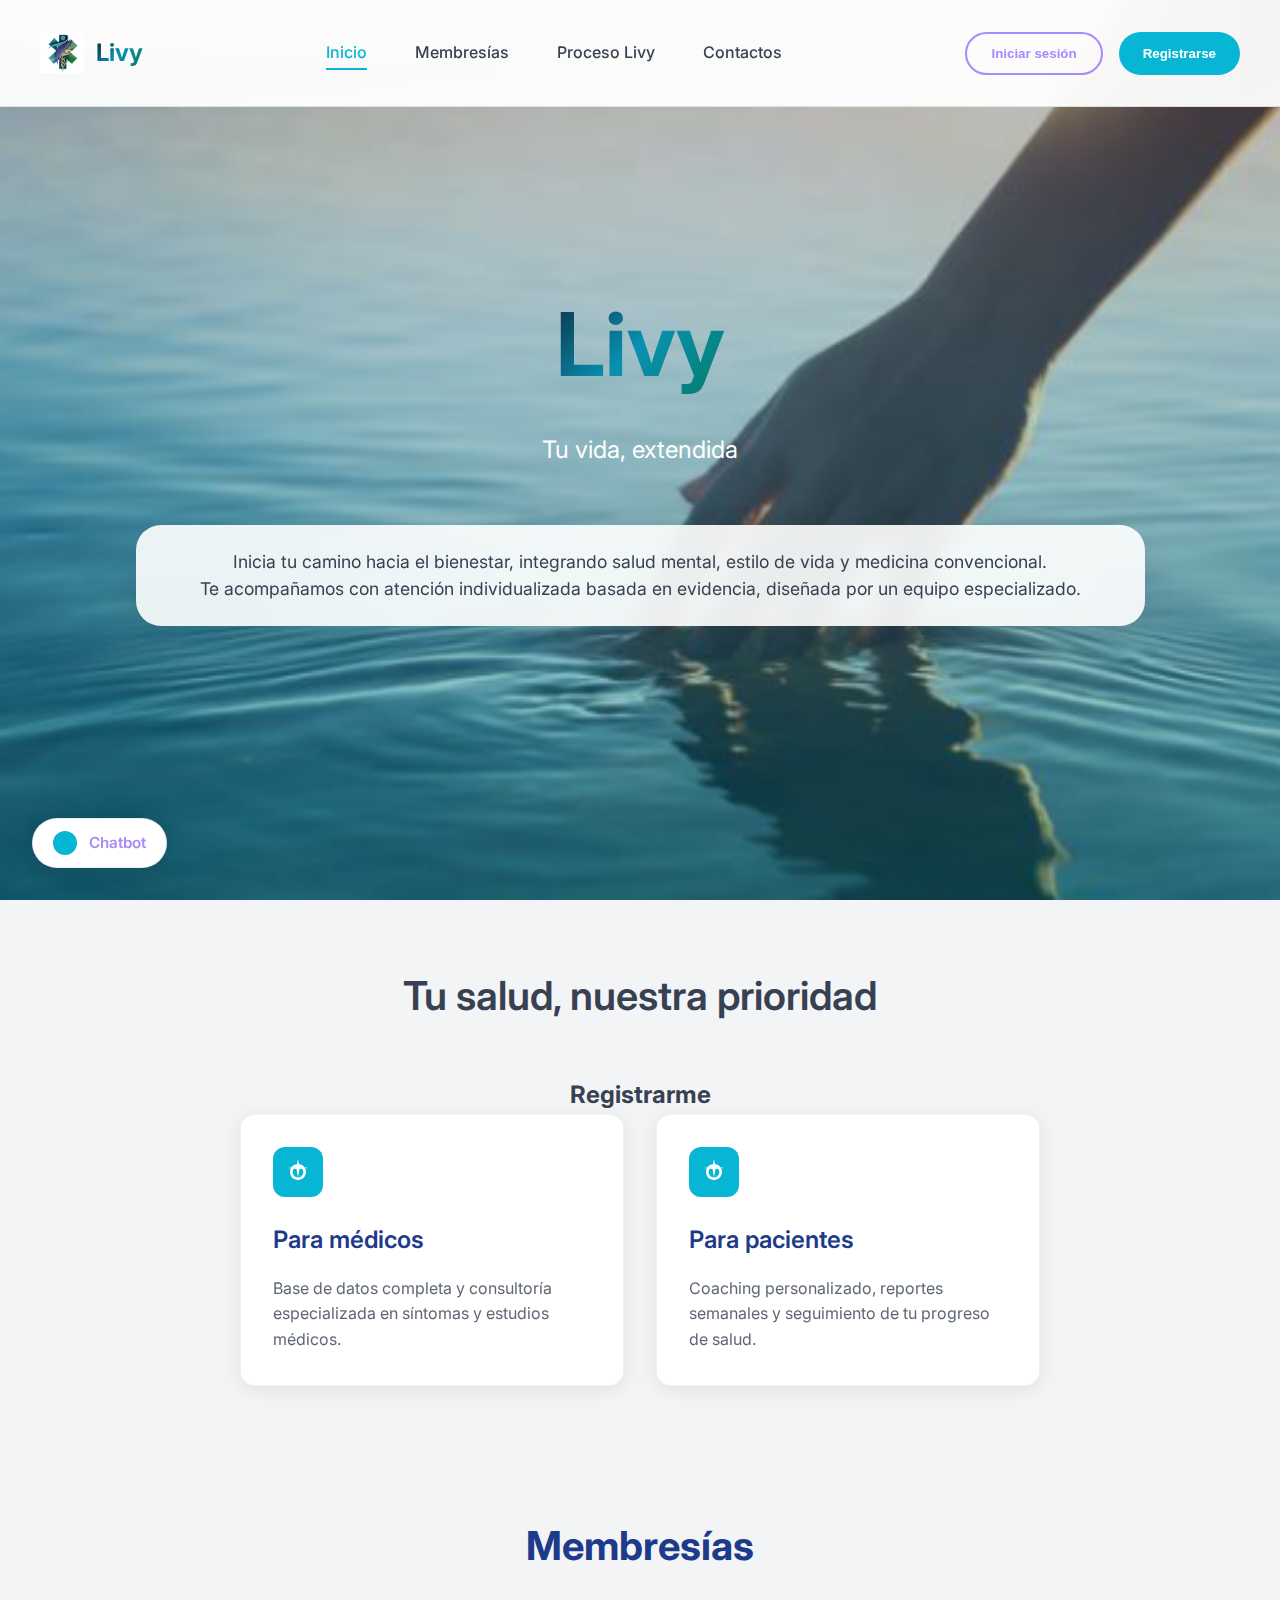
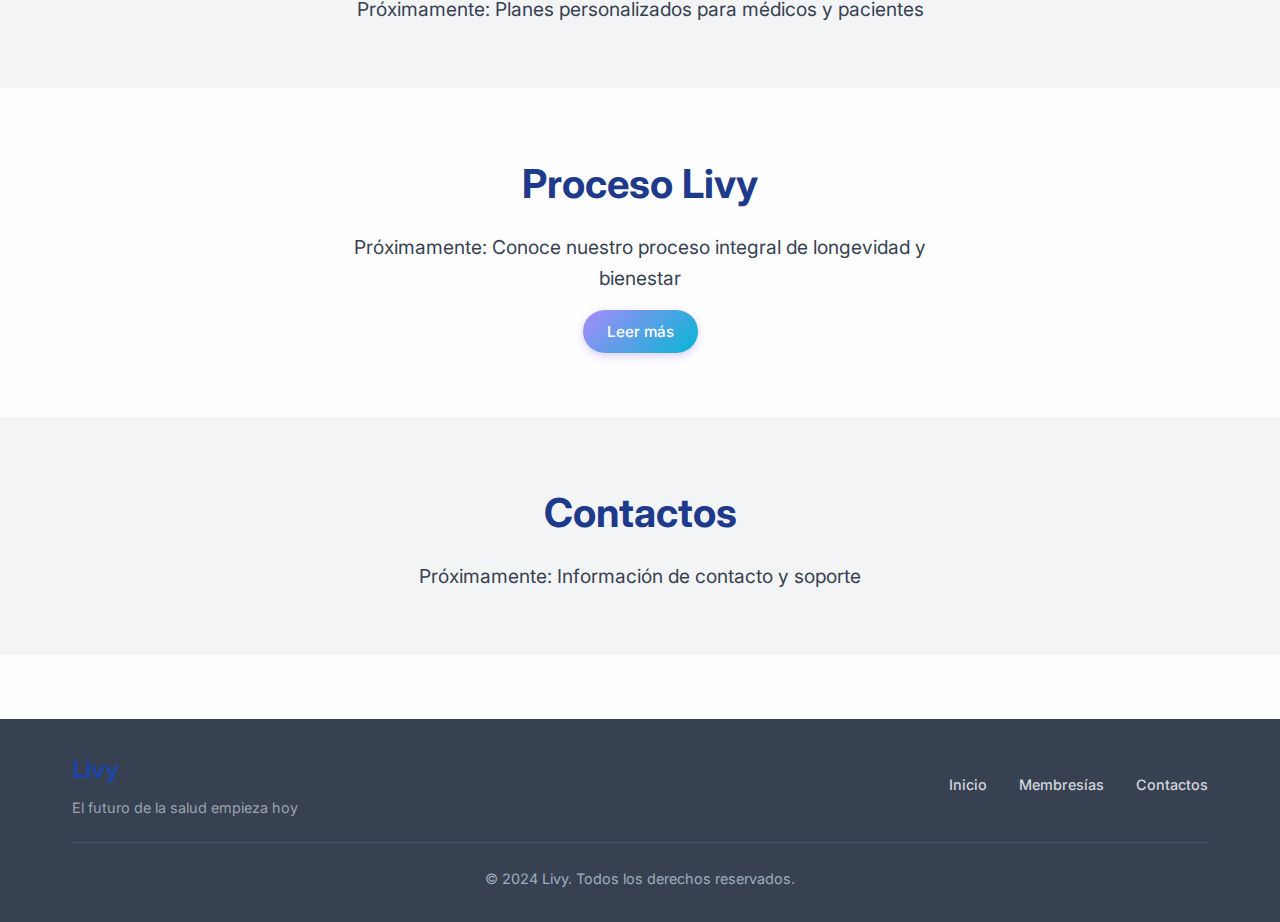
<file: index.html>
<!DOCTYPE html>
<html lang="es">
<head>
    <meta charset="UTF-8">
    <meta name="viewport" content="width=device-width, initial-scale=1.0">
    <title>Livy</title>
    <link rel="stylesheet" href="styles.css">
    <link href="https://fonts.googleapis.com/css2?family=Inter:wght@300;400;500;600;700&display=swap" rel="stylesheet">
</head>
<body>
    <!-- Header Navigation -->
    <header class="header">
        <nav class="navbar">
            <div class="nav-brand">
                <img src="Livy-logo.png" alt="Livy Logo" class="logo">
                <span class="brand-name">Livy</span>
            </div>
            <ul class="nav-menu">
                <li><a href="#inicio" class="nav-link active">Inicio</a></li>
                <li><a href="#membresias" class="nav-link">Membresías</a></li>
                <li><a href="#proceso-livy" class="nav-link">Proceso Livy</a></li>
                <li><a href="#contactos" class="nav-link">Contactos</a></li>
            </ul>
            <div class="nav-buttons">
                <button class="btn-secondary">Iniciar sesión</button>
                <button class="btn-primary">Registrarse</button>
            </div>
        </nav>
    </header>

    <!-- Hero Section -->
    <main class="hero-section">
        <div class="hero-content">
            <h1 class="hero-title">Livy</h1>
            <p class="hero-subtitle">Tu vida, extendida</p>
        </div>
        <div class="hero-info">
            <p class="info-text">
                Inicia tu camino hacia el bienestar, integrando salud mental, estilo de vida y medicina convencional.<br>
                Te acompañamos con atención individualizada basada en evidencia, diseñada por un equipo especializado.
            </p>
        </div>
        <div class="chatbot-widget">
            <div class="chatbot-icon">
                <svg width="24" height="24" viewBox="0 0 24 24" fill="none" xmlns="http://www.w3.org/2000/svg">
                    <path d="M12 2C6.48 2 2 6.48 2 12C2 17.52 6.48 22 12 22C17.52 22 22 17.52 22 12C22 6.48 17.52 2 12 2ZM8.5 11C7.67 11 7 10.33 7 9.5S7.67 8 8.5 8S10 8.67 10 9.5S9.33 11 8.5 11ZM15.5 11C14.67 11 14 10.33 14 9.5S14.67 8 15.5 8S17 8.67 17 9.5S16.33 11 15.5 11ZM12 17.5C9.67 17.5 7.69 16.04 6.89 14H17.11C16.31 16.04 14.33 17.5 12 17.5Z" fill="currentColor"/>
                </svg>
            </div>
            <span class="chatbot-label">Chatbot</span>
        </div>
    </main>

    <!-- Tu salud, nuestra prioridad Section -->
    <section class="priority-section">
        <div class="container">
            <h2 class="section-title">Tu salud, nuestra prioridad</h2>
            <h2 class="section-title-secondary">Registrarme</h2>
            <div class="cards-container">
                <div class="priority-card">
                    <div class="card-icon">
                        <svg width="32" height="32" viewBox="0 0 24 24" fill="none" xmlns="http://www.w3.org/2000/svg">
                            <path d="M12 2L13.09 8.26L20 9L13.09 9.74L12 16L10.91 9.74L4 9L10.91 8.26L12 2Z" fill="currentColor"/>
                            <path d="M12 6C15.31 6 18 8.69 18 12C18 15.31 15.31 18 12 18C8.69 18 6 15.31 6 12C6 8.69 8.69 6 12 6ZM12 8C9.79 8 8 9.79 8 12C8 14.21 9.79 16 12 16C14.21 16 16 14.21 16 12C16 9.79 14.21 8 12 8Z" fill="currentColor"/>
                        </svg>
                    </div>
                    <h3 class="card-title">Para médicos</h3>
                    <p class="card-description">Base de datos completa y consultoría especializada en síntomas y estudios médicos.</p>
                </div>
                
                <div class="priority-card">
                    <div class="card-icon">
                        <svg width="32" height="32" viewBox="0 0 24 24" fill="none" xmlns="http://www.w3.org/2000/svg">
                            <path d="M12 2L13.09 8.26L20 9L13.09 9.74L12 16L10.91 9.74L4 9L10.91 8.26L12 2Z" fill="currentColor"/>
                            <path d="M12 6C15.31 6 18 8.69 18 12C18 15.31 15.31 18 12 18C8.69 18 6 15.31 6 12C6 8.69 8.69 6 12 6ZM12 8C9.79 8 8 9.79 8 12C8 14.21 9.79 16 12 16C14.21 16 16 14.21 16 12C16 9.79 14.21 8 12 8Z" fill="currentColor"/>
                        </svg>
                    </div>
                    <h3 class="card-title">Para pacientes</h3>
                    <p class="card-description">Coaching personalizado, reportes semanales y seguimiento de tu progreso de salud.</p>
                </div>
            </div>
        </div>
    </section>

    <!-- Sections placeholders -->
    <section id="membresias" class="section">
        <div class="container">
            <h2>Membresías</h2>
            <p>Próximamente: Planes personalizados para médicos y pacientes</p>
        </div>
    </section>

    <section id="proceso-livy" class="section">
        <div class="container">
            <h2>Proceso Livy</h2>
            <p>Próximamente: Conoce nuestro proceso integral de longevidad y bienestar</p>
            <button class="read-more-btn" onclick="window.open('proceso-livy.html', '_blank')">Leer más</button>
        </div>
    </section>

    <section id="contactos" class="section">
        <div class="container">
            <h2>Contactos</h2>
            <p>Próximamente: Información de contacto y soporte</p>
        </div>
    </section>

    <!-- Footer Section -->
    <footer class="footer">
        <div class="footer-container">
            <div class="footer-content">
                <div class="footer-left">
                    <div class="footer-brand">
                        <span class="footer-brand-name">Livy</span>
                        <p class="footer-tagline">El futuro de la salud empieza hoy</p>
                    </div>
                </div>
                
                <div class="footer-right">
                    <nav class="footer-nav">
                        <a href="#inicio" class="footer-link">Inicio</a>
                        <a href="#membresias" class="footer-link">Membresías</a>
                        <a href="#contactos" class="footer-link">Contactos</a>
                    </nav>
                </div>
            </div>
            
            <div class="footer-bottom">
                <p class="footer-copyright">© 2024 Livy. Todos los derechos reservados.</p>
            </div>
        </div>
    </footer>

    <!-- Modal Popup for Pacientes Form -->
    <div id="pacientesModal" class="modal">
        <div class="modal-content">
            <div class="modal-header">
                <h2>Bienvenido a Livy</h2>
                <span class="close">&times;</span>
            </div>
            <div class="modal-body">
                <p class="modal-subtitle">Comienza tu viaje hacia una vida más larga y saludable con nuestro cuestionario personalizado.</p>
                
                <form id="pacientesForm" class="livy-form">
                    <div class="form-group">
                        <input type="text" id="nombreCompleto" name="nombreCompleto" placeholder="Nombre completo" required>
                    </div>
                    
                    <div class="form-group">
                        <input type="date" id="fechaNacimiento" name="fechaNacimiento" placeholder="Fecha de nacimiento" required>
                    </div>
                    
                    <div class="form-group">
                        <select id="genero" name="genero" required>
                            <option value="">Género</option>
                            <option value="masculino">Masculino</option>
                            <option value="femenino">Femenino</option>
                            <option value="otro">Otro</option>
                            <option value="prefiero-no-decir">Prefiero no decir</option>
                        </select>
                    </div>
                    
                    <div class="form-group">
                        <input type="email" id="correoElectronico" name="correoElectronico" placeholder="Correo electrónico" required>
                    </div>
                    
                    <div class="form-group">
                        <input type="tel" id="telefonoCelular" name="telefonoCelular" placeholder="Teléfono celular" required>
                    </div>
                    
                    <div class="form-group">
                        <input type="text" id="direccion" name="direccion" placeholder="Dirección" required>
                    </div>
                    
                    <div class="form-group">
                        <input type="text" id="curp" name="curp" placeholder="CURP" required>
                    </div>
                    
                    <div class="form-group">
                        <input type="file" id="fotoPerfil" name="fotoPerfil" accept="image/*">
                        <label for="fotoPerfil" class="file-label">Foto de perfil (opcional)</label>
                    </div>
                    
                    <div class="form-group">
                        <input type="password" id="contrasena" name="contrasena" placeholder="Contraseña (o método de inicio de sesión preferido)" required>
                    </div>
                    
                    <div class="form-section">
                        <h3>Objetivo principal en la plataforma</h3>
                        <div class="checkbox-group">
                            <label class="checkbox-item">
                                <input type="checkbox" name="objetivos" value="longevidad">
                                <span class="checkmark"></span>
                                Longevidad
                            </label>
                            <label class="checkbox-item">
                                <input type="checkbox" name="objetivos" value="mejora-habitos">
                                <span class="checkmark"></span>
                                Mejora de hábitos
                            </label>
                            <label class="checkbox-item">
                                <input type="checkbox" name="objetivos" value="seguimiento-enfermedad">
                                <span class="checkmark"></span>
                                Seguimiento de enfermedad
                            </label>
                            <label class="checkbox-item">
                                <input type="checkbox" name="objetivos" value="prevencion">
                                <span class="checkmark"></span>
                                Prevención
                            </label>
                            <label class="checkbox-item">
                                <input type="checkbox" name="objetivos" value="dispositivos-monitoreo">
                                <span class="checkmark"></span>
                                Uso de dispositivos de monitoreo
                            </label>
                            <label class="checkbox-item">
                                <input type="checkbox" name="objetivos" value="recordatorios-personalizados">
                                <span class="checkmark"></span>
                                Deseo de recibir recordatorios o seguimiento personalizado
                            </label>
                            <label class="checkbox-item">
                                <input type="checkbox" name="objetivos" value="consentimiento-datos">
                                <span class="checkmark"></span>
                                Consentimiento informado para el uso de datos de salud
                            </label>
                            <label class="checkbox-item">
                                <input type="checkbox" name="objetivos" value="aviso-privacidad">
                                <span class="checkmark"></span>
                                Aviso de privacidad aceptado (con link)
                            </label>
                            <label class="checkbox-item">
                                <input type="checkbox" name="objetivos" value="terminos-condiciones">
                                <span class="checkmark"></span>
                                Aceptación de términos y condiciones
                            </label>
                            <label class="checkbox-item">
                                <input type="checkbox" name="objetivos" value="recomendaciones-ia">
                                <span class="checkmark"></span>
                                Interés en recomendaciones de IA para dispositivos de monitoreo
                            </label>
                        </div>
                    </div>
                    
                    <div class="form-note">
                        <p><strong>Nota:</strong> Al completar este cuestionario, obtendrás acceso a una sesión gratuita con beneficios limitados. Para una experiencia completa, considera nuestras membresías.</p>
                    </div>
                    
                    <button type="submit" class="submit-btn">Enviar</button>
                </form>
            </div>
        </div>
    </div>

    <!-- Modal Popup for Médicos Form -->
    <div id="medicosModal" class="modal">
        <div class="modal-content">
            <div class="modal-header">
                <h2>Bienvenido a Livy</h2>
                <span class="close-medicos">&times;</span>
            </div>
            <div class="modal-body">
                <p class="modal-subtitle">Impulsa el futuro de la medicina. Tu experiencia puede transformar vidas y ser clave en la construcción de una nueva era de longevidad.</p>
                
                <h3 class="form-section-title">Regístrate como médico</h3>
                
                <form id="medicosForm" class="livy-form">
                    <div class="form-group">
                        <input type="text" id="nombreCompletoMedico" name="nombreCompleto" placeholder="Ingresa tu nombre completo" required>
                        <label class="form-label">Nombre completo</label>
                    </div>
                    
                    <div class="form-group">
                        <input type="date" id="fechaNacimientoMedico" name="fechaNacimiento" placeholder="Selecciona tu fecha de nacimiento" required>
                        <label class="form-label">Fecha de nacimiento</label>
                    </div>
                    
                    <div class="form-group">
                        <select id="generoMedico" name="genero">
                            <option value="">Selecciona tu género</option>
                            <option value="masculino">Masculino</option>
                            <option value="femenino">Femenino</option>
                            <option value="otro">Otro</option>
                            <option value="prefiero-no-decir">Prefiero no decir</option>
                        </select>
                        <label class="form-label">Género (opcional)</label>
                    </div>
                    
                    <div class="form-group">
                        <input type="email" id="correoMedico" name="correoElectronico" placeholder="Ingresa tu correo electrónico profesional" required>
                        <label class="form-label">Correo electrónico profesional</label>
                    </div>
                    
                    <div class="form-group">
                        <input type="tel" id="telefonoMedico" name="telefono" placeholder="Ingresa tu teléfono móvil" required>
                        <label class="form-label">Teléfono móvil</label>
                    </div>
                    
                    <div class="form-group">
                        <input type="file" id="fotoPerfilMedico" name="fotoPerfil" accept="image/*">
                        <label for="fotoPerfilMedico" class="file-label">Sube tu foto de perfil</label>
                        <label class="form-label">Foto de perfil profesional</label>
                    </div>
                    
                    <div class="form-group">
                        <select id="especialidadMedica" name="especialidad" required>
                            <option value="">Selecciona tu especialidad</option>
                            <option value="medicina-general">Medicina General</option>
                            <option value="cardiologia">Cardiología</option>
                            <option value="neurologia">Neurología</option>
                            <option value="endocrinologia">Endocrinología</option>
                            <option value="geriatria">Geriatría</option>
                            <option value="medicina-preventiva">Medicina Preventiva</option>
                            <option value="medicina-interna">Medicina Interna</option>
                            <option value="oncologia">Oncología</option>
                            <option value="psiquiatria">Psiquiatría</option>
                            <option value="otra">Otra</option>
                        </select>
                        <label class="form-label">Especialidad médica</label>
                    </div>
                    
                    <div class="form-group">
                        <input type="text" id="numeroCedula" name="numeroCedula" placeholder="Ingresa tu número de cédula" required>
                        <label class="form-label">Número de cédula profesional</label>
                    </div>
                    
                    <div class="form-group">
                        <select id="paisEmision" name="paisEmision" required>
                            <option value="">Selecciona el país</option>
                            <option value="mexico">México</option>
                            <option value="estados-unidos">Estados Unidos</option>
                            <option value="canada">Canadá</option>
                            <option value="españa">España</option>
                            <option value="argentina">Argentina</option>
                            <option value="colombia">Colombia</option>
                            <option value="chile">Chile</option>
                            <option value="otro">Otro</option>
                        </select>
                        <label class="form-label">País de emisión de la cédula</label>
                    </div>
                    
                    <div class="form-group">
                        <select id="idiomasDomina" name="idiomas" multiple>
                            <option value="español">Español</option>
                            <option value="ingles">Inglés</option>
                            <option value="frances">Francés</option>
                            <option value="portugues">Portugués</option>
                            <option value="italiano">Italiano</option>
                            <option value="aleman">Alemán</option>
                        </select>
                        <label class="form-label">Idiomas que domina</label>
                    </div>
                    
                    <div class="form-group">
                        <select id="areasInteres" name="areasInteres" multiple>
                            <option value="longevidad">Longevidad</option>
                            <option value="medicina-preventiva">Medicina Preventiva</option>
                            <option value="telemedicina">Telemedicina</option>
                            <option value="investigacion">Investigación</option>
                            <option value="educacion-medica">Educación Médica</option>
                            <option value="tecnologia-medica">Tecnología Médica</option>
                            <option value="medicina-personalizada">Medicina Personalizada</option>
                        </select>
                        <label class="form-label">Áreas de interés</label>
                    </div>
                    
                    <div class="form-group">
                        <input type="file" id="cedulaProfesional" name="cedulaProfesional" accept=".pdf,image/*">
                        <label for="cedulaProfesional" class="file-label">Sube tu cédula</label>
                        <label class="form-label">Cédula profesional (PDF o imagen escaneada)</label>
                    </div>
                    
                    <div class="form-group">
                        <input type="file" id="identificacionOficial" name="identificacionOficial" accept=".pdf,image/*">
                        <label for="identificacionOficial" class="file-label">Sube tu identificación</label>
                        <label class="form-label">Identificación oficial (INE/pasaporte)</label>
                    </div>
                    
                    <div class="form-section">
                        <div class="checkbox-group">
                            <label class="checkbox-item">
                                <input type="checkbox" name="consentimientos" value="tratamiento-datos" required>
                                <span class="checkmark"></span>
                                Consiento el tratamiento de mis datos personales de acuerdo con la política de privacidad
                            </label>
                            <label class="checkbox-item">
                                <input type="checkbox" name="intereses" value="investigacion-medica">
                                <span class="checkmark"></span>
                                Estoy interesado en colaborar en investigación médica
                            </label>
                            <label class="checkbox-item">
                                <input type="checkbox" name="intereses" value="pacientes-otras-zonas">
                                <span class="checkmark"></span>
                                Estoy interesado en recibir pacientes de otras zonas geográficas
                            </label>
                        </div>
                    </div>
                    
                    <button type="submit" class="submit-btn">Registrarme</button>
                </form>
            </div>
        </div>
    </div>

    <!-- Modal Popup for Login -->
    <div id="loginModal" class="modal">
        <div class="modal-content login-modal">
            <div class="modal-header">
                <h2>Bienvenido a Livy</h2>
                <span class="close-login">&times;</span>
            </div>
            <div class="modal-body">
                <form id="loginForm" class="livy-form">
                    <!-- User Type Selection -->
                    <div class="user-type-selection">
                        <div class="user-type-tabs">
                            <button type="button" class="user-type-tab active" data-type="medico">
                                Médico
                            </button>
                            <button type="button" class="user-type-tab" data-type="paciente">
                                Paciente
                            </button>
                        </div>
                    </div>
                    
                    <div class="form-group">
                        <input type="email" id="loginEmail" name="email" placeholder="Correo electrónico" required>
                    </div>
                    
                    <!-- Campo específico para médicos -->
                    <div class="form-group medico-field">
                        <input type="text" id="loginCedula" name="cedula" placeholder="Número de cédula profesional" required>
                    </div>
                    
                    <!-- Campo específico para pacientes -->
                    <div class="form-group paciente-field" style="display: none;">
                        <input type="text" id="loginCurp" name="curp" placeholder="CURP" required maxlength="18">
                    </div>
                    
                    <div class="form-group">
                        <input type="password" id="loginPassword" name="password" placeholder="Contraseña" required>
                    </div>
                    
                    <div class="login-options">
                        <a href="#" class="forgot-password">¿Olvidaste tu contraseña?</a>
                    </div>
                    
                    <button type="submit" class="submit-btn login-btn">Iniciar Sesión</button>
                    
                    <div class="login-footer">
                        <p class="register-link">
                            ¿No tienes una cuenta? 
                            <a href="#" class="register-link-text">Regístrate</a>
                        </p>
                    </div>
                </form>
            </div>
        </div>
    </div>

    <script src="script.js"></script>
</body>
</html>
</file>
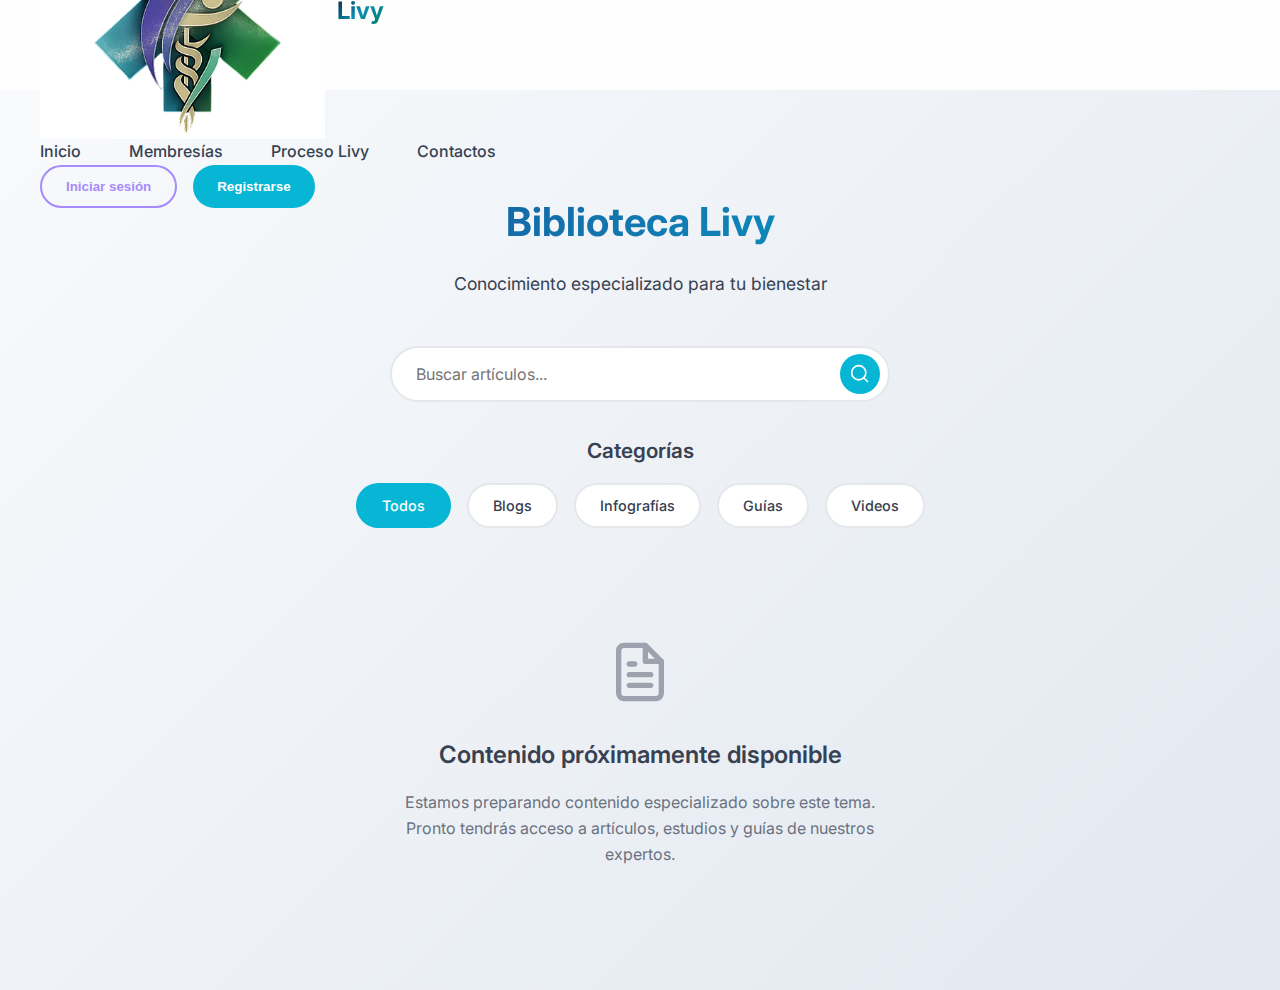
<file: biblioteca-nueva.html>
<!DOCTYPE html>
<html lang="es">
<head>
    <meta charset="UTF-8">
    <meta name="viewport" content="width=device-width, initial-scale=1.0">
    <title>Biblioteca Livy</title>
    <link rel="stylesheet" href="styles.css">
    <link rel="stylesheet" href="biblioteca.css">
    <link href="https://fonts.googleapis.com/css2?family=Inter:wght@300;400;500;600;700&display=swap" rel="stylesheet">
</head>
<body>
    <!-- Navigation Bar -->
    <nav class="navbar">
        <div class="nav-container">
            <div class="nav-brand">
                <img src="Livy-logo.png" alt="Livy Logo" class="nav-logo">
                <span class="brand-name">Livy</span>
            </div>
            <ul class="nav-menu">
                <li class="nav-item"><a href="index.html" class="nav-link">Inicio</a></li>
                <li class="nav-item"><a href="index.html#membresias" class="nav-link">Membresías</a></li>
                <li class="nav-item"><a href="proceso-livy.html" class="nav-link">Proceso Livy</a></li>
                <li class="nav-item"><a href="index.html#contactos" class="nav-link">Contactos</a></li>
            </ul>
            <div class="nav-buttons">
                <button class="btn btn-secondary" onclick="window.location.href='index.html';">Iniciar sesión</button>
                <button class="btn btn-primary" onclick="window.location.href='index.html';">Registrarse</button>
            </div>
        </div>
    </nav>

    <!-- Main Content -->
    <main class="biblioteca-main">
        <div class="container">
            <div class="biblioteca-header">
                <h1 class="biblioteca-title" id="temaTitle">Biblioteca Livy</h1>
                <p class="biblioteca-subtitle" id="temaSubtitle">Conocimiento especializado para tu bienestar</p>
            </div>

            <!-- Search Bar -->
            <div class="search-section">
                <div class="search-container">
                    <input type="text" class="search-input" placeholder="Buscar artículos...">
                    <button class="search-btn">
                        <svg width="20" height="20" viewBox="0 0 24 24" fill="none" xmlns="http://www.w3.org/2000/svg">
                            <path d="M21 21L16.514 16.506M19 10.5C19 15.194 15.194 19 10.5 19S2 15.194 2 10.5 5.806 2 10.5 2 19 5.806 19 10.5Z" stroke="currentColor" stroke-width="2" stroke-linecap="round" stroke-linejoin="round"/>
                        </svg>
                    </button>
                </div>
            </div>

            <!-- Categories Filter -->
            <div class="categories-section">
                <h3>Categorías</h3>
                <div class="categories-container">
                    <button class="category-btn active" data-category="todos">Todos</button>
                    <button class="category-btn" data-category="blogs">Blogs</button>
                    <button class="category-btn" data-category="infografias">Infografías</button>
                    <button class="category-btn" data-category="guias">Guías</button>
                    <button class="category-btn" data-category="videos">Videos</button>
                </div>
            </div>

            <!-- Articles Grid -->
            <div class="articles-section">
                <div class="articles-grid" id="articlesGrid">
                    <!-- Placeholder articles will be populated by JavaScript -->
                </div>
                
                <!-- Empty State -->
                <div class="empty-state" id="emptyState">
                    <div class="empty-icon">
                        <svg width="64" height="64" viewBox="0 0 24 24" fill="none" xmlns="http://www.w3.org/2000/svg">
                            <path d="M14 2H6C5.46957 2 4.96086 2.21071 4.58579 2.58579C4.21071 2.96086 4 3.46957 4 4V20C4 20.5304 4.21071 21.0391 4.58579 21.4142C4.96086 21.7893 5.46957 22 6 22H18C18.5304 22 19.0391 21.7893 19.4142 21.4142C19.7893 21.0391 20 20.5304 20 20V8L14 2Z" stroke="currentColor" stroke-width="2" stroke-linecap="round" stroke-linejoin="round"/>
                            <path d="M14 2V8H20" stroke="currentColor" stroke-width="2" stroke-linecap="round" stroke-linejoin="round"/>
                            <path d="M16 13H8" stroke="currentColor" stroke-width="2" stroke-linecap="round" stroke-linejoin="round"/>
                            <path d="M16 17H8" stroke="currentColor" stroke-width="2" stroke-linecap="round" stroke-linejoin="round"/>
                            <path d="M10 9H9H8" stroke="currentColor" stroke-width="2" stroke-linecap="round" stroke-linejoin="round"/>
                        </svg>
                    </div>
                    <h3>Contenido próximamente disponible</h3>
                    <p>Estamos preparando contenido especializado sobre <span id="currentTopic"></span>. Pronto tendrás acceso a artículos, estudios y guías de nuestros expertos.</p>
                </div>
            </div>

        </div>
    </main>

    <script src="biblioteca.js"></script>
</body>
</html>
</file>
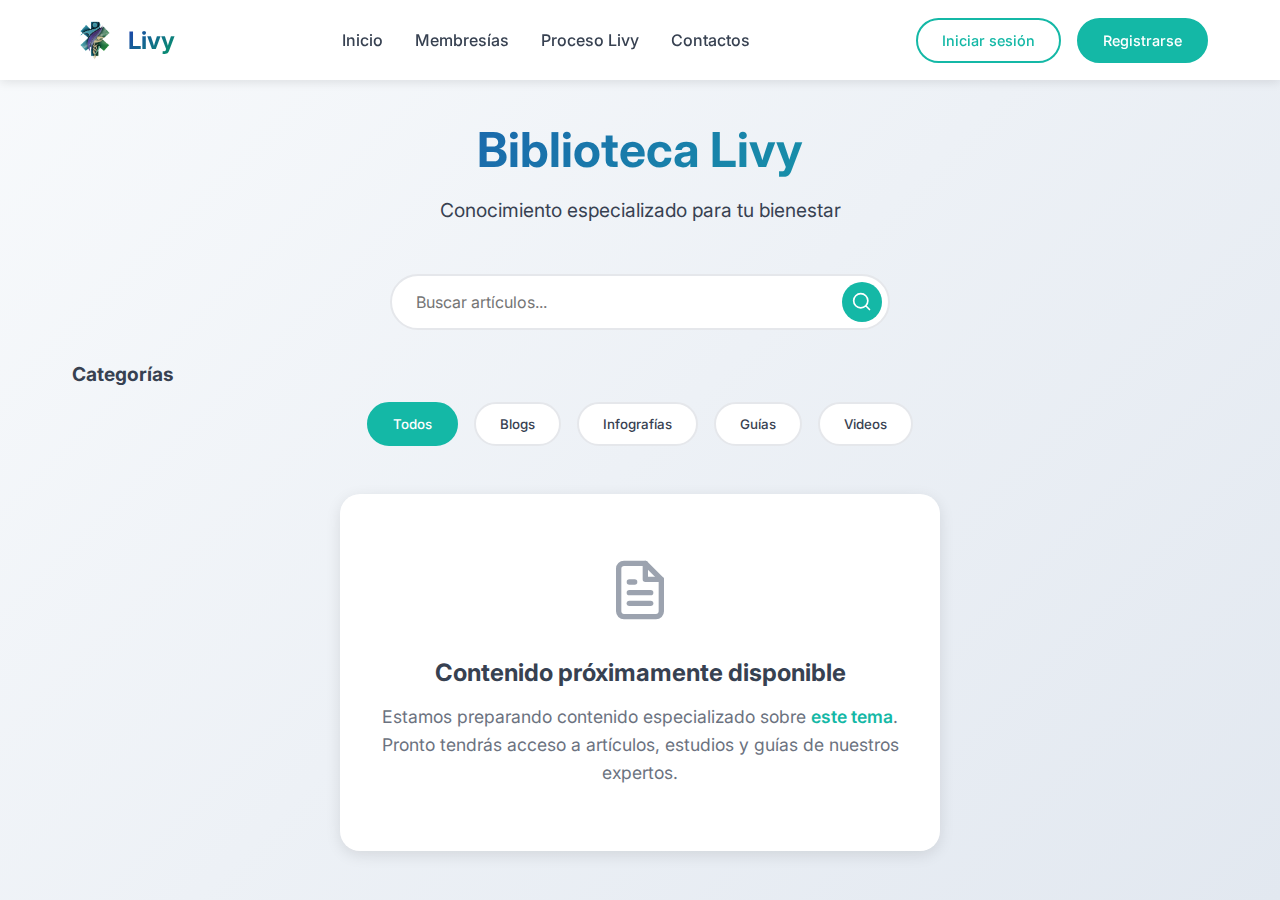
<file: biblioteca-test.html>
<!DOCTYPE html>
<html lang="es">
<head>
    <meta charset="UTF-8">
    <meta name="viewport" content="width=device-width, initial-scale=1.0">
    <title>Biblioteca Livy</title>
    <link href="https://fonts.googleapis.com/css2?family=Inter:wght@300;400;500;600;700&display=swap" rel="stylesheet">
    <style>
        :root {
            --deep-blue: #1e40af;
            --turquoise: #14b8a6;
            --lavender: #8b5cf6;
            --dark-gray: #374151;
            --warm-white: #f8fafc;
        }

        * {
            margin: 0;
            padding: 0;
            box-sizing: border-box;
        }

        body {
            font-family: 'Inter', sans-serif;
            background: linear-gradient(135deg, #f8fafc 0%, #e2e8f0 100%);
            min-height: 100vh;
        }

        /* Navigation Styles */
        .navbar {
            background: white;
            box-shadow: 0 2px 10px rgba(0, 0, 0, 0.1);
            position: fixed;
            top: 0;
            left: 0;
            right: 0;
            z-index: 1000;
            height: 80px;
        }

        .nav-container {
            max-width: 1200px;
            margin: 0 auto;
            padding: 0 2rem;
            display: flex;
            align-items: center;
            justify-content: space-between;
            height: 100%;
        }

        .nav-brand {
            display: flex;
            align-items: center;
            gap: 0.75rem;
        }

        .nav-logo {
            height: 40px;
            width: auto;
        }

        .brand-name {
            font-size: 1.5rem;
            font-weight: 700;
            background: linear-gradient(135deg, #1e40af, #059669);
            -webkit-background-clip: text;
            -webkit-text-fill-color: transparent;
            background-clip: text;
        }

        .nav-menu {
            display: flex;
            list-style: none;
            gap: 2rem;
            align-items: center;
        }

        .nav-link {
            text-decoration: none;
            color: #374151;
            font-weight: 500;
            padding: 0.5rem 0;
            transition: color 0.3s ease;
            position: relative;
        }

        .nav-link:hover {
            color: #14b8a6;
        }

        .nav-link.active {
            color: #14b8a6;
        }

        .nav-link.active::after {
            content: '';
            position: absolute;
            bottom: -2px;
            left: 0;
            right: 0;
            height: 2px;
            background: #14b8a6;
        }

        .nav-buttons {
            display: flex;
            gap: 1rem;
            align-items: center;
        }

        .btn {
            padding: 0.75rem 1.5rem;
            border-radius: 50px;
            font-size: 0.9rem;
            font-weight: 500;
            cursor: pointer;
            transition: all 0.3s ease;
            text-decoration: none;
            display: inline-block;
            text-align: center;
            font-family: 'Inter', sans-serif;
        }

        .btn-secondary {
            background: transparent;
            color: #14b8a6;
            border: 2px solid #14b8a6;
        }

        .btn-secondary:hover {
            background: #14b8a6;
            color: white;
            transform: translateY(-1px);
        }

        .btn-primary {
            background: #14b8a6;
            color: white;
            border: 2px solid #14b8a6;
        }

        .btn-primary:hover {
            background: #0f766e;
            border-color: #0f766e;
            transform: translateY(-1px);
        }

        /* Main Content */
        .biblioteca-main {
            padding-top: 120px;
            min-height: 100vh;
        }

        .container {
            max-width: 1200px;
            margin: 0 auto;
            padding: 0 2rem;
        }

        .biblioteca-header {
            text-align: center;
            margin-bottom: 3rem;
        }

        .biblioteca-title {
            font-size: 3rem;
            font-weight: 700;
            background: linear-gradient(135deg, #1e40af, #14b8a6);
            -webkit-background-clip: text;
            -webkit-text-fill-color: transparent;
            background-clip: text;
            margin-bottom: 1rem;
        }

        .biblioteca-subtitle {
            font-size: 1.2rem;
            color: #374151;
            max-width: 600px;
            margin: 0 auto;
            line-height: 1.6;
        }

        /* Search Section */
        .search-section {
            margin-bottom: 2rem;
        }

        .search-container {
            max-width: 500px;
            margin: 0 auto;
            position: relative;
        }

        .search-input {
            width: 100%;
            padding: 1rem 3rem 1rem 1.5rem;
            border: 2px solid #e5e7eb;
            border-radius: 50px;
            font-size: 1rem;
            font-family: 'Inter', sans-serif;
            transition: border-color 0.3s ease;
        }

        .search-input:focus {
            outline: none;
            border-color: #14b8a6;
        }

        .search-btn {
            position: absolute;
            right: 0.5rem;
            top: 50%;
            transform: translateY(-50%);
            background: #14b8a6;
            border: none;
            border-radius: 50%;
            width: 40px;
            height: 40px;
            display: flex;
            align-items: center;
            justify-content: center;
            color: white;
            cursor: pointer;
            transition: background-color 0.3s ease;
        }

        .search-btn:hover {
            background: #0f766e;
        }

        /* Categories Section */
        .categories-section {
            margin-bottom: 3rem;
        }

        .categories-section h3 {
            color: #374151;
            margin-bottom: 1rem;
            font-size: 1.2rem;
        }

        .categories-container {
            display: flex;
            gap: 1rem;
            flex-wrap: wrap;
            justify-content: center;
        }

        .category-btn {
            padding: 0.75rem 1.5rem;
            border: 2px solid #e5e7eb;
            background: white;
            border-radius: 50px;
            font-family: 'Inter', sans-serif;
            font-weight: 500;
            cursor: pointer;
            transition: all 0.3s ease;
            color: #374151;
        }

        .category-btn:hover {
            border-color: #14b8a6;
            color: #14b8a6;
        }

        .category-btn.active {
            background: #14b8a6;
            border-color: #14b8a6;
            color: white;
        }

        /* Empty State */
        .empty-state {
            text-align: center;
            padding: 4rem 2rem;
            background: white;
            border-radius: 20px;
            box-shadow: 0 4px 15px rgba(0, 0, 0, 0.1);
            max-width: 600px;
            margin: 0 auto;
        }

        .empty-icon {
            margin-bottom: 2rem;
            color: #9ca3af;
        }

        .empty-state h3 {
            color: #374151;
            margin-bottom: 1rem;
            font-size: 1.5rem;
        }

        .empty-state p {
            color: #6b7280;
            line-height: 1.6;
            font-size: 1.1rem;
        }

        #currentTopic {
            color: #14b8a6;
            font-weight: 600;
        }

        @media (max-width: 768px) {
            .biblioteca-title {
                font-size: 2rem;
            }
            
            .categories-container {
                justify-content: flex-start;
            }
            
            .category-btn {
                padding: 0.5rem 1rem;
                font-size: 0.9rem;
            }
        }
    </style>
</head>
<body>
    <!-- Navigation Bar -->
    <nav class="navbar">
        <div class="nav-container">
            <div class="nav-brand">
                <img src="Livy-logo.png" alt="Livy Logo" class="nav-logo">
                <span class="brand-name">Livy</span>
            </div>
            <ul class="nav-menu">
                <li class="nav-item"><a href="index.html" class="nav-link">Inicio</a></li>
                <li class="nav-item"><a href="index.html#membresias" class="nav-link">Membresías</a></li>
                <li class="nav-item"><a href="proceso-completo.html" class="nav-link">Proceso Livy</a></li>
                <li class="nav-item"><a href="index.html#contactos" class="nav-link">Contactos</a></li>
            </ul>
            <div class="nav-buttons">
                <button class="btn btn-secondary" onclick="window.location.href='index.html';">Iniciar sesión</button>
                <button class="btn btn-primary" onclick="window.location.href='index.html';">Registrarse</button>
            </div>
        </div>
    </nav>

    <!-- Main Content -->
    <main class="biblioteca-main">
        <div class="container">
            <div class="biblioteca-header">
                <h1 class="biblioteca-title" id="temaTitle">Biblioteca Livy</h1>
                <p class="biblioteca-subtitle" id="temaSubtitle">Conocimiento especializado para tu bienestar</p>
            </div>

            <!-- Search Bar -->
            <div class="search-section">
                <div class="search-container">
                    <input type="text" class="search-input" placeholder="Buscar artículos...">
                    <button class="search-btn">
                        <svg width="20" height="20" viewBox="0 0 24 24" fill="none" xmlns="http://www.w3.org/2000/svg">
                            <path d="M21 21L16.514 16.506M19 10.5C19 15.194 15.194 19 10.5 19S2 15.194 2 10.5 5.806 2 10.5 2 19 5.806 19 10.5Z" stroke="currentColor" stroke-width="2" stroke-linecap="round" stroke-linejoin="round"/>
                        </svg>
                    </button>
                </div>
            </div>

            <!-- Categories Filter -->
            <div class="categories-section">
                <h3>Categorías</h3>
                <div class="categories-container">
                    <button class="category-btn active" data-category="todos">Todos</button>
                    <button class="category-btn" data-category="blogs">Blogs</button>
                    <button class="category-btn" data-category="infografias">Infografías</button>
                    <button class="category-btn" data-category="guias">Guías</button>
                    <button class="category-btn" data-category="videos">Videos</button>
                </div>
            </div>

            <!-- Articles Section -->
            <div class="articles-section">
                <!-- Empty State -->
                <div class="empty-state" id="emptyState">
                    <div class="empty-icon">
                        <svg width="64" height="64" viewBox="0 0 24 24" fill="none" xmlns="http://www.w3.org/2000/svg">
                            <path d="M14 2H6C5.46957 2 4.96086 2.21071 4.58579 2.58579C4.21071 2.96086 4 3.46957 4 4V20C4 20.5304 4.21071 21.0391 4.58579 21.4142C4.96086 21.7893 5.46957 22 6 22H18C18.5304 22 19.0391 21.7893 19.4142 21.4142C19.7893 21.0391 20 20.5304 20 20V8L14 2Z" stroke="currentColor" stroke-width="2" stroke-linecap="round" stroke-linejoin="round"/>
                            <path d="M14 2V8H20" stroke="currentColor" stroke-width="2" stroke-linecap="round" stroke-linejoin="round"/>
                            <path d="M16 13H8" stroke="currentColor" stroke-width="2" stroke-linecap="round" stroke-linejoin="round"/>
                            <path d="M16 17H8" stroke="currentColor" stroke-width="2" stroke-linecap="round" stroke-linejoin="round"/>
                            <path d="M10 9H9H8" stroke="currentColor" stroke-width="2" stroke-linecap="round" stroke-linejoin="round"/>
                        </svg>
                    </div>
                    <h3>Contenido próximamente disponible</h3>
                    <p>Estamos preparando contenido especializado sobre <span id="currentTopic">este tema</span>. Pronto tendrás acceso a artículos, estudios y guías de nuestros expertos.</p>
                </div>
            </div>

        </div>
    </main>

    <script>
        // Get topic from URL parameter
        const urlParams = new URLSearchParams(window.location.search);
        const tema = urlParams.get('tema');
        
        // Topic mapping
        const temas = {
            'alimentacion': 'Alimentación y Salud Intestinal',
            'estres': 'Manejo del Estrés y Salud Mental',
            'sueno': 'Hábitos del Sueño',
            'ejercicio': 'Ejercicio',
            'medicina': 'Medicina Integral',
            'guia': 'Guía de Salud',
            'educacion': 'Educación acerca de tu Salud',
            'diagnosticos': 'Estudios Diagnósticos'
        };
        
        // Update page content based on topic
        if (tema && temas[tema]) {
            document.getElementById('temaTitle').textContent = temas[tema];
            document.getElementById('temaSubtitle').textContent = `Recursos especializados sobre ${temas[tema].toLowerCase()}`;
            document.getElementById('currentTopic').textContent = temas[tema].toLowerCase();
        }
    </script>
</body>
</html>
</file>
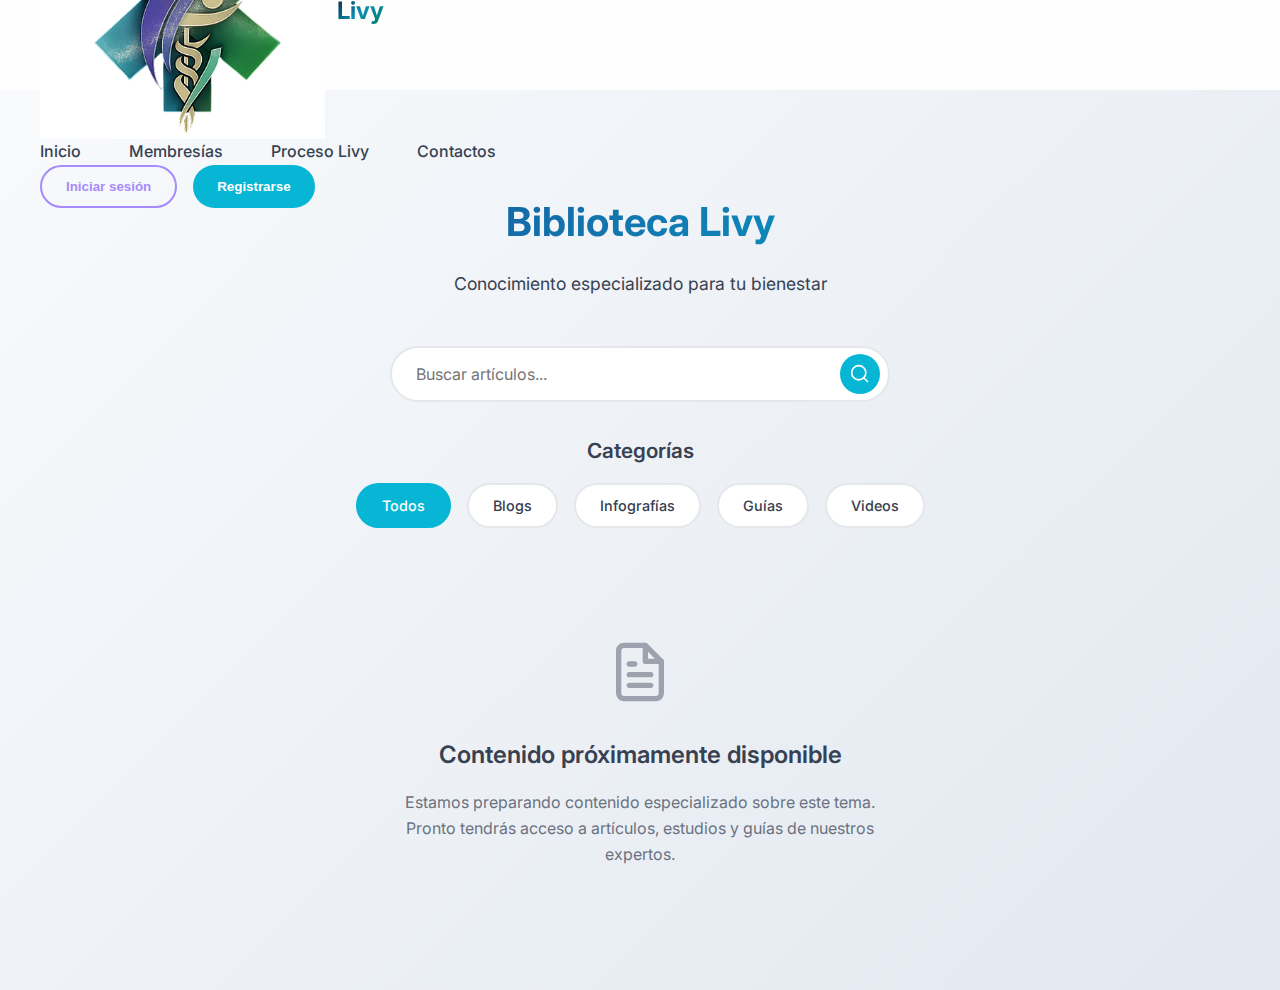
<file: biblioteca.html>
<!DOCTYPE html>
<html lang="es">
<head>
    <meta charset="UTF-8">
    <meta name="viewport" content="width=device-width, initial-scale=1.0">
    <title>Biblioteca Livy</title>
    <link rel="stylesheet" href="styles.css?v=2024">
    <link rel="stylesheet" href="biblioteca.css?v=2024">
    <link href="https://fonts.googleapis.com/css2?family=Inter:wght@300;400;500;600;700&display=swap" rel="stylesheet">
    <meta http-equiv="Cache-Control" content="no-cache, no-store, must-revalidate">
    <meta http-equiv="Pragma" content="no-cache">
    <meta http-equiv="Expires" content="0">
</head>
<body>
    <!-- Navigation Bar - Updated Version -->
    <nav class="navbar navbar-fixed">
        <div class="nav-container">
            <div class="nav-brand">
                <img src="Livy-logo.png" alt="Livy Logo" class="nav-logo">
                <span class="brand-name">Livy</span>
            </div>
            <ul class="nav-menu">
                <li class="nav-item"><a href="index.html" class="nav-link">Inicio</a></li>
                <li class="nav-item"><a href="index.html#membresias" class="nav-link">Membresías</a></li>
                <li class="nav-item"><a href="proceso-detalle.html" class="nav-link">Proceso Livy</a></li>
                <li class="nav-item"><a href="index.html#contactos" class="nav-link">Contactos</a></li>
            </ul>
            <div class="nav-buttons nav-buttons-updated">
                <button class="btn btn-secondary btn-login" onclick="window.location.href='index.html';">Iniciar sesión</button>
                <button class="btn btn-primary btn-register" onclick="window.location.href='index.html';">Registrarse</button>
            </div>
        </div>
    </nav>

    <!-- Main Content -->
    <main class="biblioteca-main">
        <div class="container">
            <div class="biblioteca-header">
                <h1 class="biblioteca-title" id="temaTitle">Biblioteca Livy</h1>
                <p class="biblioteca-subtitle" id="temaSubtitle">Conocimiento especializado para tu bienestar</p>
            </div>

            <!-- Search Bar -->
            <div class="search-section">
                <div class="search-container">
                    <input type="text" class="search-input" placeholder="Buscar artículos...">
                    <button class="search-btn">
                        <svg width="20" height="20" viewBox="0 0 24 24" fill="none" xmlns="http://www.w3.org/2000/svg">
                            <path d="M21 21L16.514 16.506M19 10.5C19 15.194 15.194 19 10.5 19S2 15.194 2 10.5 5.806 2 10.5 2 19 5.806 19 10.5Z" stroke="currentColor" stroke-width="2" stroke-linecap="round" stroke-linejoin="round"/>
                        </svg>
                    </button>
                </div>
            </div>

            <!-- Categories Filter -->
            <div class="categories-section">
                <h3>Categorías</h3>
                <div class="categories-container">
                    <button class="category-btn active" data-category="todos">Todos</button>
                    <button class="category-btn" data-category="blogs">Blogs</button>
                    <button class="category-btn" data-category="infografias">Infografías</button>
                    <button class="category-btn" data-category="guias">Guías</button>
                    <button class="category-btn" data-category="videos">Videos</button>
                </div>
            </div>

            <!-- Articles Grid -->
            <div class="articles-section">
                <div class="articles-grid" id="articlesGrid">
                    <!-- Placeholder articles will be populated by JavaScript -->
                </div>
                
                <!-- Empty State -->
                <div class="empty-state" id="emptyState">
                    <div class="empty-icon">
                        <svg width="64" height="64" viewBox="0 0 24 24" fill="none" xmlns="http://www.w3.org/2000/svg">
                            <path d="M14 2H6C5.46957 2 4.96086 2.21071 4.58579 2.58579C4.21071 2.96086 4 3.46957 4 4V20C4 20.5304 4.21071 21.0391 4.58579 21.4142C4.96086 21.7893 5.46957 22 6 22H18C18.5304 22 19.0391 21.7893 19.4142 21.4142C19.7893 21.0391 20 20.5304 20 20V8L14 2Z" stroke="currentColor" stroke-width="2" stroke-linecap="round" stroke-linejoin="round"/>
                            <path d="M14 2V8H20" stroke="currentColor" stroke-width="2" stroke-linecap="round" stroke-linejoin="round"/>
                            <path d="M16 13H8" stroke="currentColor" stroke-width="2" stroke-linecap="round" stroke-linejoin="round"/>
                            <path d="M16 17H8" stroke="currentColor" stroke-width="2" stroke-linecap="round" stroke-linejoin="round"/>
                            <path d="M10 9H9H8" stroke="currentColor" stroke-width="2" stroke-linecap="round" stroke-linejoin="round"/>
                        </svg>
                    </div>
                    <h3>Contenido próximamente disponible</h3>
                    <p>Estamos preparando contenido especializado sobre <span id="currentTopic"></span>. Pronto tendrás acceso a artículos, estudios y guías de nuestros expertos.</p>
                </div>
            </div>


        </div>
    </main>

    <script src="biblioteca.js"></script>
</body>
</html>
</file>
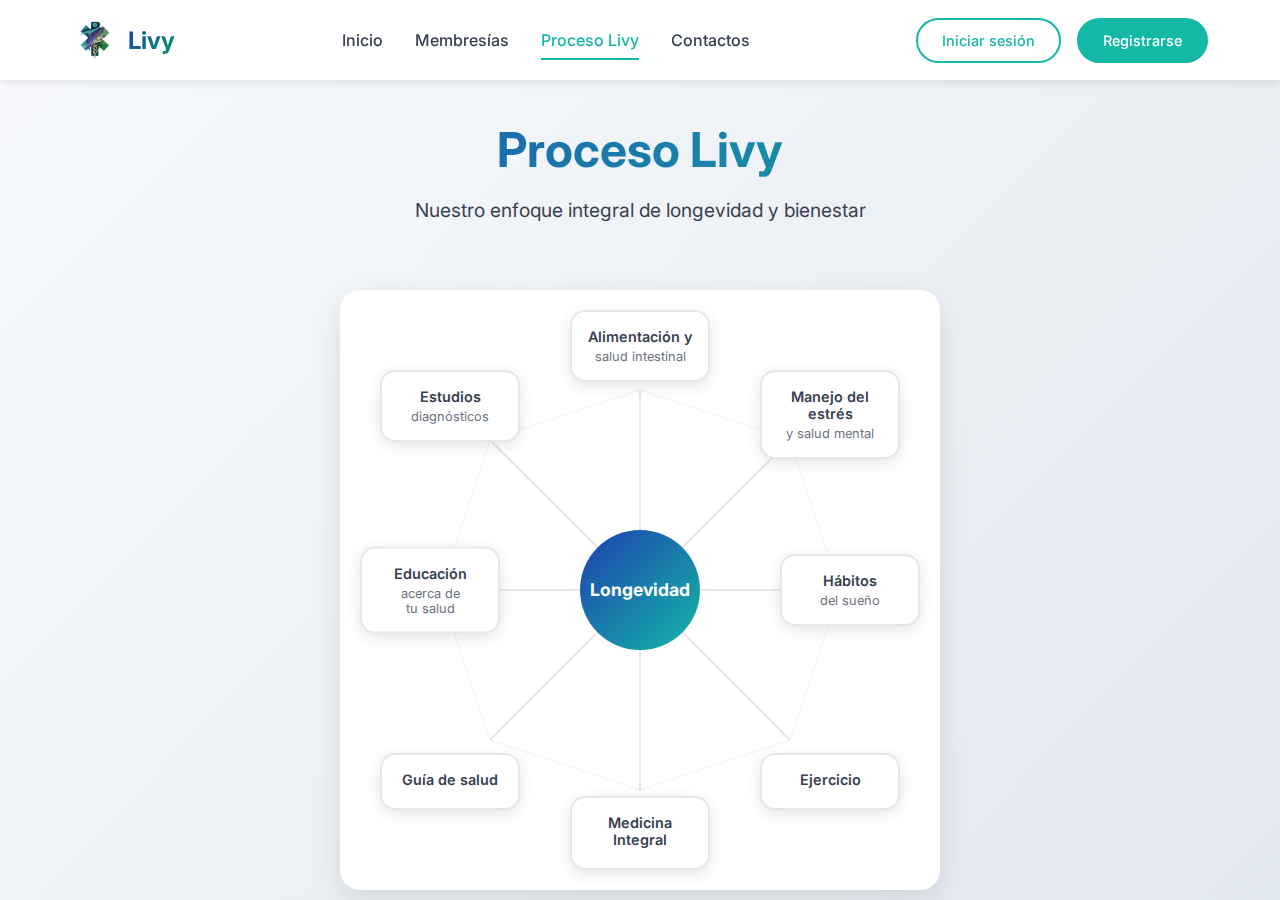
<file: proceso-completo.html>
<!DOCTYPE html>
<html lang="es">
<head>
    <meta charset="UTF-8">
    <meta name="viewport" content="width=device-width, initial-scale=1.0">
    <title>Proceso Livy - Diagrama Completo</title>
    <link href="https://fonts.googleapis.com/css2?family=Inter:wght@300;400;500;600;700&display=swap" rel="stylesheet">
    <style>
        :root {
            --deep-blue: #1e40af;
            --turquoise: #14b8a6;
            --lavender: #8b5cf6;
            --dark-gray: #374151;
            --warm-white: #f8fafc;
        }

        * {
            margin: 0;
            padding: 0;
            box-sizing: border-box;
        }

        body {
            font-family: 'Inter', sans-serif;
            background: linear-gradient(135deg, #f8fafc 0%, #e2e8f0 100%);
            min-height: 100vh;
        }

        /* Navigation Styles */
        .navbar {
            background: white;
            box-shadow: 0 2px 10px rgba(0, 0, 0, 0.1);
            position: fixed;
            top: 0;
            left: 0;
            right: 0;
            z-index: 1000;
            height: 80px;
        }

        .nav-container {
            max-width: 1200px;
            margin: 0 auto;
            padding: 0 2rem;
            display: flex;
            align-items: center;
            justify-content: space-between;
            height: 100%;
        }

        .nav-brand {
            display: flex;
            align-items: center;
            gap: 0.75rem;
        }

        .nav-logo {
            height: 40px;
            width: auto;
        }

        .brand-name {
            font-size: 1.5rem;
            font-weight: 700;
            background: linear-gradient(135deg, #1e40af, #059669);
            -webkit-background-clip: text;
            -webkit-text-fill-color: transparent;
            background-clip: text;
        }

        .nav-menu {
            display: flex;
            list-style: none;
            gap: 2rem;
            align-items: center;
        }

        .nav-link {
            text-decoration: none;
            color: #374151;
            font-weight: 500;
            padding: 0.5rem 0;
            transition: color 0.3s ease;
            position: relative;
        }

        .nav-link:hover {
            color: #14b8a6;
        }

        .nav-link.active {
            color: #14b8a6;
        }

        .nav-link.active::after {
            content: '';
            position: absolute;
            bottom: -2px;
            left: 0;
            right: 0;
            height: 2px;
            background: #14b8a6;
        }

        .nav-buttons {
            display: flex;
            gap: 1rem;
            align-items: center;
        }

        .btn {
            padding: 0.75rem 1.5rem;
            border-radius: 50px;
            font-size: 0.9rem;
            font-weight: 500;
            cursor: pointer;
            transition: all 0.3s ease;
            text-decoration: none;
            display: inline-block;
            text-align: center;
            font-family: 'Inter', sans-serif;
        }

        .btn-secondary {
            background: transparent;
            color: #14b8a6;
            border: 2px solid #14b8a6;
        }

        .btn-secondary:hover {
            background: #14b8a6;
            color: white;
            transform: translateY(-1px);
        }

        .btn-primary {
            background: #14b8a6;
            color: white;
            border: 2px solid #14b8a6;
        }

        .btn-primary:hover {
            background: #0f766e;
            border-color: #0f766e;
            transform: translateY(-1px);
        }

        /* Main Content */
        .proceso-main {
            padding-top: 120px;
            min-height: 100vh;
        }

        .container {
            max-width: 1200px;
            margin: 0 auto;
            padding: 0 2rem;
        }

        .proceso-header {
            text-align: center;
            margin-bottom: 4rem;
        }

        .proceso-title {
            font-size: 3rem;
            font-weight: 700;
            background: linear-gradient(135deg, #1e40af, #14b8a6);
            -webkit-background-clip: text;
            -webkit-text-fill-color: transparent;
            background-clip: text;
            margin-bottom: 1rem;
        }

        .proceso-subtitle {
            font-size: 1.2rem;
            color: #374151;
            max-width: 600px;
            margin: 0 auto;
            line-height: 1.6;
        }

        /* Diagram Styles */
        .diagram-section {
            margin-top: 3rem;
        }

        .diagram-container {
            position: relative;
            width: 600px;
            height: 600px;
            margin: 0 auto;
            background: white;
            border-radius: 20px;
            box-shadow: 0 10px 30px rgba(0, 0, 0, 0.1);
            padding: 2rem;
        }

        .diagram-center {
            position: absolute;
            top: 50%;
            left: 50%;
            transform: translate(-50%, -50%);
            width: 120px;
            height: 120px;
            background: linear-gradient(135deg, #1e40af, #14b8a6);
            border-radius: 50%;
            display: flex;
            align-items: center;
            justify-content: center;
            color: white;
            font-weight: 700;
            font-size: 1.1rem;
            z-index: 10;
        }

        .diagram-point {
            position: absolute;
            width: 140px;
            text-align: center;
            z-index: 5;
        }

        .diagram-link {
            display: block;
            padding: 1rem;
            background: white;
            border: 2px solid #e5e7eb;
            border-radius: 15px;
            text-decoration: none;
            color: #374151;
            transition: all 0.3s ease;
            box-shadow: 0 4px 15px rgba(0, 0, 0, 0.1);
        }

        .diagram-link:hover {
            border-color: #14b8a6;
            transform: translateY(-3px);
            box-shadow: 0 8px 25px rgba(20, 184, 166, 0.2);
        }

        .point-title {
            display: block;
            font-weight: 600;
            font-size: 0.9rem;
            margin-bottom: 0.25rem;
        }

        .point-subtitle {
            display: block;
            font-size: 0.8rem;
            color: #6b7280;
        }

        /* Positioning for each point */
        .point-1 { top: 20px; left: 50%; transform: translateX(-50%); }
        .point-2 { top: 80px; right: 40px; }
        .point-3 { top: 50%; right: 20px; transform: translateY(-50%); }
        .point-4 { bottom: 80px; right: 40px; }
        .point-5 { bottom: 20px; left: 50%; transform: translateX(-50%); }
        .point-6 { bottom: 80px; left: 40px; }
        .point-7 { top: 50%; left: 20px; transform: translateY(-50%); }
        .point-8 { top: 80px; left: 40px; }

        .diagram-lines {
            position: absolute;
            top: 0;
            left: 0;
            width: 100%;
            height: 100%;
            z-index: 1;
        }

        @media (max-width: 768px) {
            .diagram-container {
                width: 90%;
                height: 500px;
            }
            
            .diagram-point {
                width: 100px;
            }
            
            .diagram-link {
                padding: 0.75rem;
            }
            
            .point-title {
                font-size: 0.8rem;
            }
            
            .point-subtitle {
                font-size: 0.7rem;
            }
        }
    </style>
</head>
<body>
    <!-- Navigation Bar -->
    <nav class="navbar">
        <div class="nav-container">
            <div class="nav-brand">
                <img src="Livy-logo.png" alt="Livy Logo" class="nav-logo">
                <span class="brand-name">Livy</span>
            </div>
            <ul class="nav-menu">
                <li class="nav-item"><a href="index.html" class="nav-link">Inicio</a></li>
                <li class="nav-item"><a href="index.html#membresias" class="nav-link">Membresías</a></li>
                <li class="nav-item"><a href="#" class="nav-link active">Proceso Livy</a></li>
                <li class="nav-item"><a href="index.html#contactos" class="nav-link">Contactos</a></li>
            </ul>
            <div class="nav-buttons">
                <button class="btn btn-secondary" onclick="window.location.href='index.html';">Iniciar sesión</button>
                <button class="btn btn-primary" onclick="window.location.href='index.html';">Registrarse</button>
            </div>
        </div>
    </nav>

    <!-- Main Content -->
    <main class="proceso-main">
        <div class="container">
            <div class="proceso-header">
                <h1 class="proceso-title">Proceso Livy</h1>
                <p class="proceso-subtitle">Nuestro enfoque integral de longevidad y bienestar</p>
            </div>

            <!-- Longevity Diagram Section -->
            <div class="diagram-section">
                <div class="diagram-container">
                    <div class="diagram-center">
                        <span class="center-text">Longevidad</span>
                    </div>
                    
                    <!-- Diagram Points -->
                    <div class="diagram-point point-1">
                        <a href="biblioteca-test.html?tema=alimentacion" class="diagram-link">
                            <span class="point-title">Alimentación y</span>
                            <span class="point-subtitle">salud intestinal</span>
                        </a>
                    </div>
                    
                    <div class="diagram-point point-2">
                        <a href="biblioteca-test.html?tema=estres" class="diagram-link">
                            <span class="point-title">Manejo del estrés</span>
                            <span class="point-subtitle">y salud mental</span>
                        </a>
                    </div>
                    
                    <div class="diagram-point point-3">
                        <a href="biblioteca-test.html?tema=sueno" class="diagram-link">
                            <span class="point-title">Hábitos</span>
                            <span class="point-subtitle">del sueño</span>
                        </a>
                    </div>
                    
                    <div class="diagram-point point-4">
                        <a href="biblioteca-test.html?tema=ejercicio" class="diagram-link">
                            <span class="point-title">Ejercicio</span>
                        </a>
                    </div>
                    
                    <div class="diagram-point point-5">
                        <a href="biblioteca-test.html?tema=medicina" class="diagram-link">
                            <span class="point-title">Medicina Integral</span>
                        </a>
                    </div>
                    
                    <div class="diagram-point point-6">
                        <a href="biblioteca-test.html?tema=guia" class="diagram-link">
                            <span class="point-title">Guía de salud</span>
                        </a>
                    </div>
                    
                    <div class="diagram-point point-7">
                        <a href="biblioteca-test.html?tema=educacion" class="diagram-link">
                            <span class="point-title">Educación</span>
                            <span class="point-subtitle">acerca de</span>
                            <span class="point-subtitle">tu salud</span>
                        </a>
                    </div>
                    
                    <div class="diagram-point point-8">
                        <a href="biblioteca-test.html?tema=diagnosticos" class="diagram-link">
                            <span class="point-title">Estudios</span>
                            <span class="point-subtitle">diagnósticos</span>
                        </a>
                    </div>

                    <!-- SVG Lines connecting points -->
                    <svg class="diagram-lines" viewBox="0 0 600 600">
                        <!-- Lines from center to each point -->
                        <line x1="300" y1="300" x2="300" y2="100" stroke="#e5e7eb" stroke-width="2"/>
                        <line x1="300" y1="300" x2="450" y2="150" stroke="#e5e7eb" stroke-width="2"/>
                        <line x1="300" y1="300" x2="500" y2="300" stroke="#e5e7eb" stroke-width="2"/>
                        <line x1="300" y1="300" x2="450" y2="450" stroke="#e5e7eb" stroke-width="2"/>
                        <line x1="300" y1="300" x2="300" y2="500" stroke="#e5e7eb" stroke-width="2"/>
                        <line x1="300" y1="300" x2="150" y2="450" stroke="#e5e7eb" stroke-width="2"/>
                        <line x1="300" y1="300" x2="100" y2="300" stroke="#e5e7eb" stroke-width="2"/>
                        <line x1="300" y1="300" x2="150" y2="150" stroke="#e5e7eb" stroke-width="2"/>
                        
                        <!-- Interconnecting lines between points -->
                        <line x1="300" y1="100" x2="450" y2="150" stroke="#e5e7eb" stroke-width="1" opacity="0.6"/>
                        <line x1="450" y1="150" x2="500" y2="300" stroke="#e5e7eb" stroke-width="1" opacity="0.6"/>
                        <line x1="500" y1="300" x2="450" y2="450" stroke="#e5e7eb" stroke-width="1" opacity="0.6"/>
                        <line x1="450" y1="450" x2="300" y2="500" stroke="#e5e7eb" stroke-width="1" opacity="0.6"/>
                        <line x1="300" y1="500" x2="150" y2="450" stroke="#e5e7eb" stroke-width="1" opacity="0.6"/>
                        <line x1="150" y1="450" x2="100" y2="300" stroke="#e5e7eb" stroke-width="1" opacity="0.6"/>
                        <line x1="100" y1="300" x2="150" y2="150" stroke="#e5e7eb" stroke-width="1" opacity="0.6"/>
                        <line x1="150" y1="150" x2="300" y2="100" stroke="#e5e7eb" stroke-width="1" opacity="0.6"/>
                    </svg>
                </div>
            </div>

        </div>
    </main>
</body>
</html>
</file>
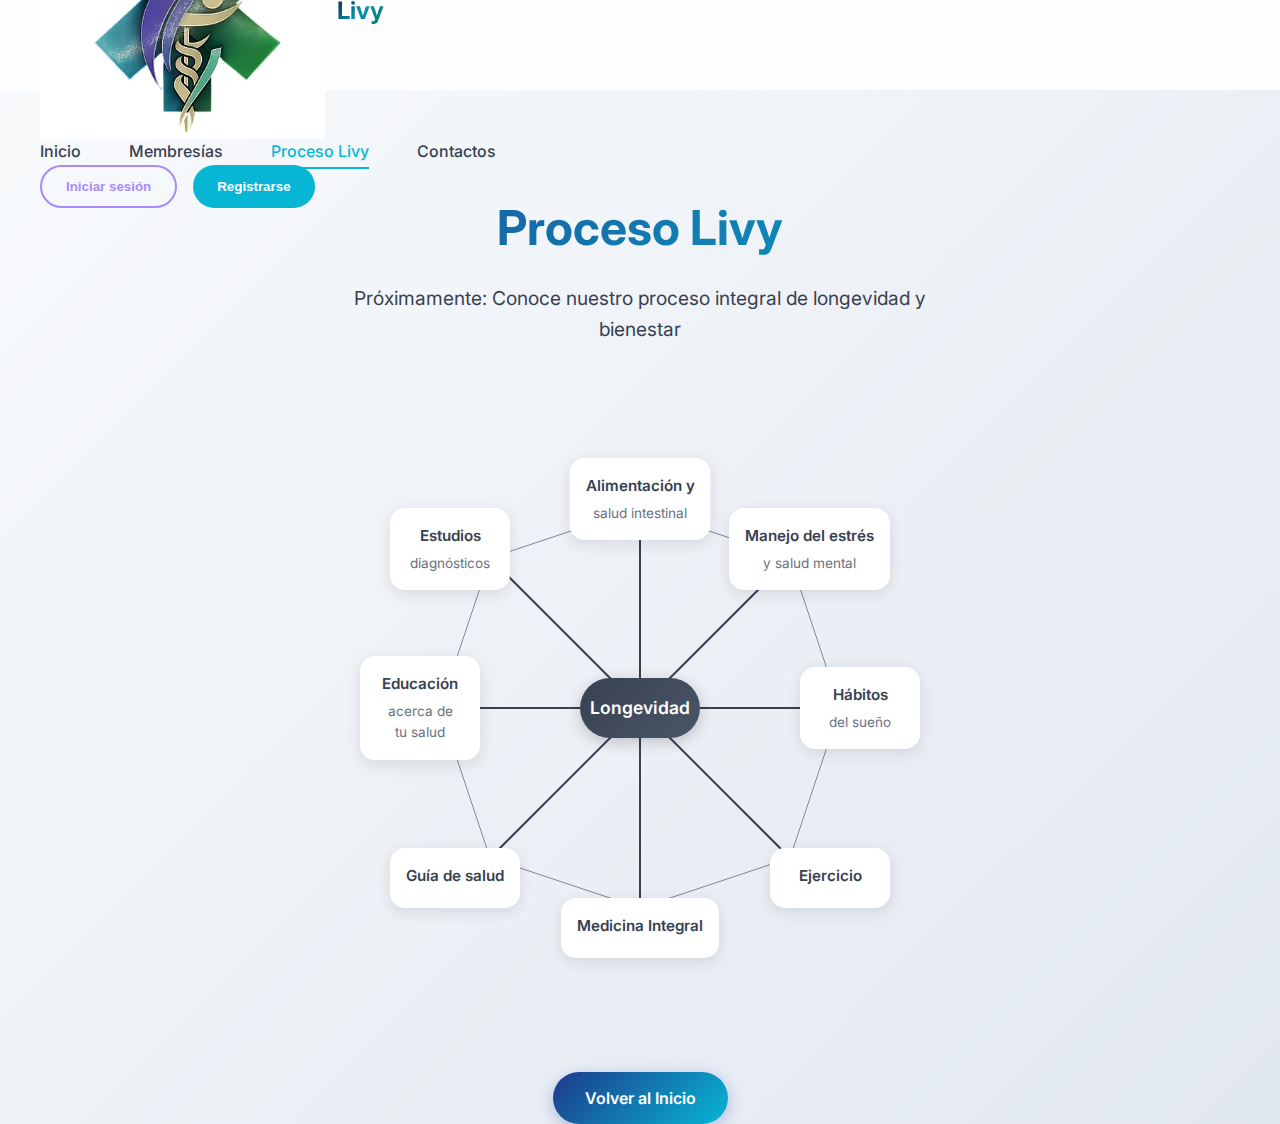
<file: proceso-detalle.html>
<!DOCTYPE html>
<html lang="es">
<head>
    <meta charset="UTF-8">
    <meta name="viewport" content="width=device-width, initial-scale=1.0">
    <title>Proceso Livy - Detalle</title>
    <link rel="stylesheet" href="styles.css">
    <link rel="stylesheet" href="proceso-detalle.css">
    <link href="https://fonts.googleapis.com/css2?family=Inter:wght@300;400;500;600;700&display=swap" rel="stylesheet">
</head>
<body>
    <!-- Navigation Bar -->
    <nav class="navbar">
        <div class="nav-container">
            <div class="nav-brand">
                <img src="Livy-logo.png" alt="Livy Logo" class="nav-logo">
                <span class="brand-name">Livy</span>
            </div>
            <ul class="nav-menu">
                <li class="nav-item"><a href="index.html#inicio" class="nav-link">Inicio</a></li>
                <li class="nav-item"><a href="index.html#membresias" class="nav-link">Membresías</a></li>
                <li class="nav-item"><a href="#" class="nav-link active">Proceso Livy</a></li>
                <li class="nav-item"><a href="index.html#contactos" class="nav-link">Contactos</a></li>
            </ul>
            <div class="nav-buttons">
                <button class="btn btn-secondary" onclick="window.opener.location.href='index.html'; window.close();">Iniciar sesión</button>
                <button class="btn btn-primary" onclick="window.opener.location.href='index.html'; window.close();">Registrarse</button>
            </div>
        </div>
    </nav>

    <!-- Main Content -->
    <main class="proceso-main">
        <div class="container">
            <div class="proceso-header">
                <h1 class="proceso-title">Proceso Livy</h1>
                <p class="proceso-subtitle">Próximamente: Conoce nuestro proceso integral de longevidad y bienestar</p>
            </div>

            <!-- Longevity Diagram Section -->
            <div class="diagram-section">
                <div class="diagram-container">
                    <div class="diagram-center">
                        <span class="center-text">Longevidad</span>
                    </div>
                    
                    <!-- Diagram Points -->
                    <div class="diagram-point point-1">
                        <a href="biblioteca.html?tema=alimentacion" class="diagram-link">
                            <span class="point-title">Alimentación y</span>
                            <span class="point-subtitle">salud intestinal</span>
                        </a>
                    </div>
                    
                    <div class="diagram-point point-2">
                        <a href="biblioteca.html?tema=estres" class="diagram-link">
                            <span class="point-title">Manejo del estrés</span>
                            <span class="point-subtitle">y salud mental</span>
                        </a>
                    </div>
                    
                    <div class="diagram-point point-3">
                        <a href="biblioteca.html?tema=sueno" class="diagram-link">
                            <span class="point-title">Hábitos</span>
                            <span class="point-subtitle">del sueño</span>
                        </a>
                    </div>
                    
                    <div class="diagram-point point-4">
                        <a href="biblioteca.html?tema=ejercicio" class="diagram-link">
                            <span class="point-title">Ejercicio</span>
                        </a>
                    </div>
                    
                    <div class="diagram-point point-5">
                        <a href="biblioteca.html?tema=medicina" class="diagram-link">
                            <span class="point-title">Medicina Integral</span>
                        </a>
                    </div>
                    
                    <div class="diagram-point point-6">
                        <a href="biblioteca.html?tema=guia" class="diagram-link">
                            <span class="point-title">Guía de salud</span>
                        </a>
                    </div>
                    
                    <div class="diagram-point point-7">
                        <a href="biblioteca.html?tema=educacion" class="diagram-link">
                            <span class="point-title">Educación</span>
                            <span class="point-subtitle">acerca de</span>
                            <span class="point-subtitle">tu salud</span>
                        </a>
                    </div>
                    
                    <div class="diagram-point point-8">
                        <a href="biblioteca.html?tema=diagnosticos" class="diagram-link">
                            <span class="point-title">Estudios</span>
                            <span class="point-subtitle">diagnósticos</span>
                        </a>
                    </div>

                    <!-- SVG Lines connecting points -->
                    <svg class="diagram-lines" viewBox="0 0 600 600">
                        <!-- Lines from center to each point -->
                        <line x1="300" y1="300" x2="300" y2="100" stroke="#374151" stroke-width="2"/>
                        <line x1="300" y1="300" x2="450" y2="150" stroke="#374151" stroke-width="2"/>
                        <line x1="300" y1="300" x2="500" y2="300" stroke="#374151" stroke-width="2"/>
                        <line x1="300" y1="300" x2="450" y2="450" stroke="#374151" stroke-width="2"/>
                        <line x1="300" y1="300" x2="300" y2="500" stroke="#374151" stroke-width="2"/>
                        <line x1="300" y1="300" x2="150" y2="450" stroke="#374151" stroke-width="2"/>
                        <line x1="300" y1="300" x2="100" y2="300" stroke="#374151" stroke-width="2"/>
                        <line x1="300" y1="300" x2="150" y2="150" stroke="#374151" stroke-width="2"/>
                        
                        <!-- Interconnecting lines between points -->
                        <line x1="300" y1="100" x2="450" y2="150" stroke="#374151" stroke-width="1" opacity="0.6"/>
                        <line x1="450" y1="150" x2="500" y2="300" stroke="#374151" stroke-width="1" opacity="0.6"/>
                        <line x1="500" y1="300" x2="450" y2="450" stroke="#374151" stroke-width="1" opacity="0.6"/>
                        <line x1="450" y1="450" x2="300" y2="500" stroke="#374151" stroke-width="1" opacity="0.6"/>
                        <line x1="300" y1="500" x2="150" y2="450" stroke="#374151" stroke-width="1" opacity="0.6"/>
                        <line x1="150" y1="450" x2="100" y2="300" stroke="#374151" stroke-width="1" opacity="0.6"/>
                        <line x1="100" y1="300" x2="150" y2="150" stroke="#374151" stroke-width="1" opacity="0.6"/>
                        <line x1="150" y1="150" x2="300" y2="100" stroke="#374151" stroke-width="1" opacity="0.6"/>
                    </svg>
                </div>
            </div>

            <div class="back-button-container">
                <button class="back-btn" onclick="window.close()">Volver al Inicio</button>
            </div>
        </div>
    </main>
</body>
</html>
</file>
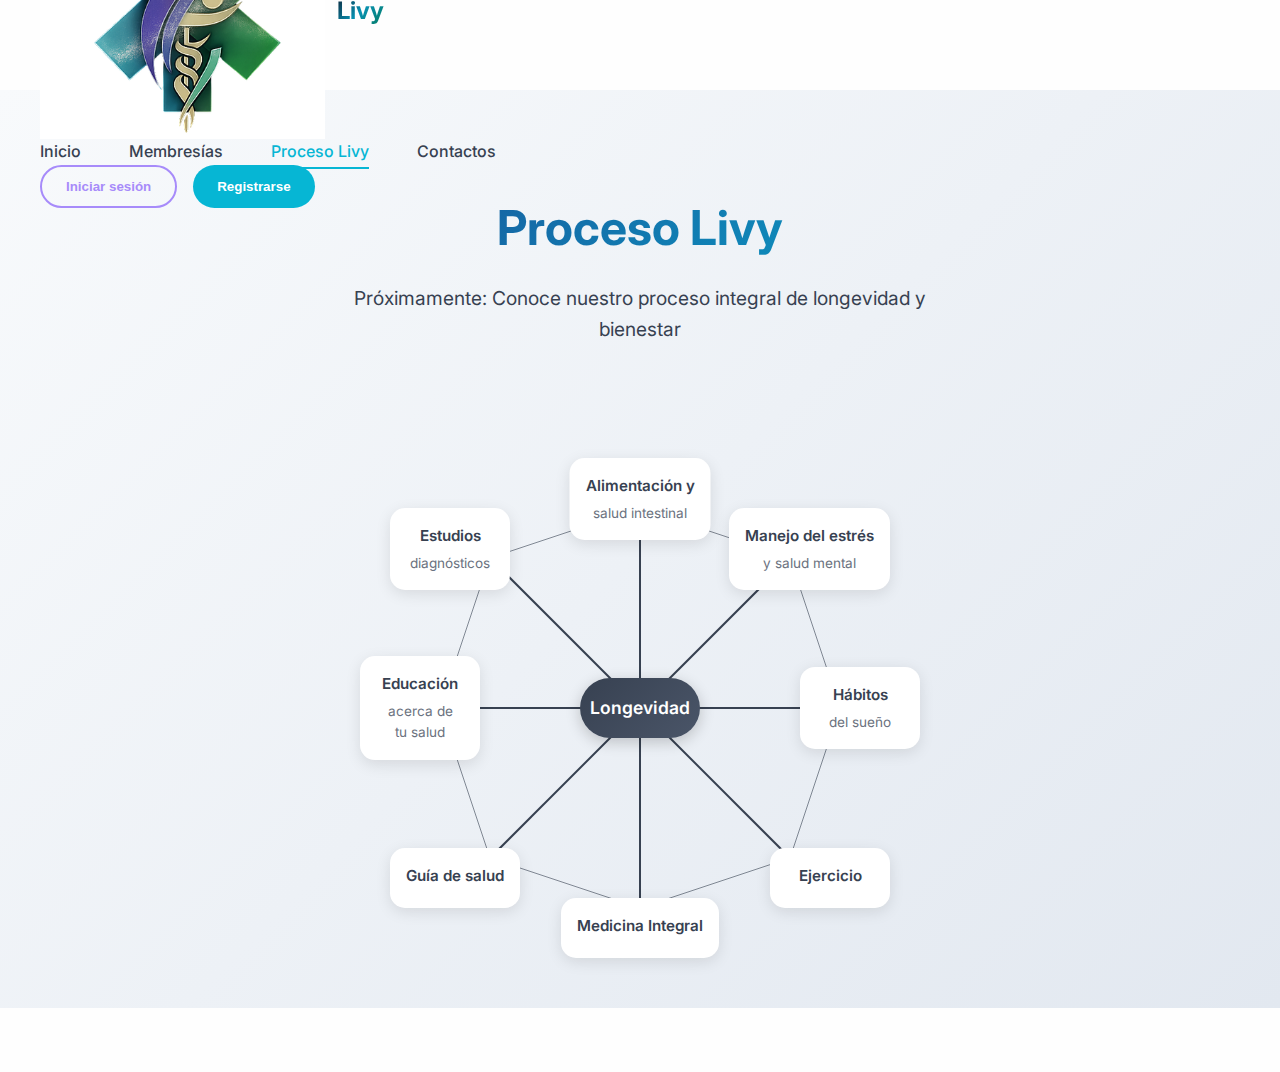
<file: proceso-livy.html>
<!DOCTYPE html>
<html lang="es">
<head>
    <meta charset="UTF-8">
    <meta name="viewport" content="width=device-width, initial-scale=1.0">
    <title>Proceso Livy - Detalle</title>
    <link rel="stylesheet" href="styles.css">
    <link rel="stylesheet" href="proceso-detalle.css">
    <link href="https://fonts.googleapis.com/css2?family=Inter:wght@300;400;500;600;700&display=swap" rel="stylesheet">
</head>
<body>
    <!-- Navigation Bar -->
    <nav class="navbar">
        <div class="nav-container">
            <div class="nav-brand">
                <img src="Livy-logo.png" alt="Livy Logo" class="nav-logo">
                <span class="brand-name">Livy</span>
            </div>
            <ul class="nav-menu">
                <li class="nav-item"><a href="index.html" class="nav-link">Inicio</a></li>
                <li class="nav-item"><a href="index.html#membresias" class="nav-link">Membresías</a></li>
                <li class="nav-item"><a href="#" class="nav-link active">Proceso Livy</a></li>
                <li class="nav-item"><a href="index.html#contactos" class="nav-link">Contactos</a></li>
            </ul>
            <div class="nav-buttons">
                <button class="btn btn-secondary" onclick="window.location.href='index.html';">Iniciar sesión</button>
                <button class="btn btn-primary" onclick="window.location.href='index.html';">Registrarse</button>
            </div>
        </div>
    </nav>

    <!-- Main Content -->
    <main class="proceso-main">
        <div class="container">
            <div class="proceso-header">
                <h1 class="proceso-title">Proceso Livy</h1>
                <p class="proceso-subtitle">Próximamente: Conoce nuestro proceso integral de longevidad y bienestar</p>
            </div>

            <!-- Longevity Diagram Section -->
            <div class="diagram-section">
                <div class="diagram-container">
                    <div class="diagram-center">
                        <span class="center-text">Longevidad</span>
                    </div>
                    
                    <!-- Diagram Points -->
                    <div class="diagram-point point-1">
                        <a href="biblioteca-nueva.html?tema=alimentacion" class="diagram-link">
                            <span class="point-title">Alimentación y</span>
                            <span class="point-subtitle">salud intestinal</span>
                        </a>
                    </div>
                    
                    <div class="diagram-point point-2">
                        <a href="biblioteca-nueva.html?tema=estres" class="diagram-link">
                            <span class="point-title">Manejo del estrés</span>
                            <span class="point-subtitle">y salud mental</span>
                        </a>
                    </div>
                    
                    <div class="diagram-point point-3">
                        <a href="biblioteca-nueva.html?tema=sueno" class="diagram-link">
                            <span class="point-title">Hábitos</span>
                            <span class="point-subtitle">del sueño</span>
                        </a>
                    </div>
                    
                    <div class="diagram-point point-4">
                        <a href="biblioteca-nueva.html?tema=ejercicio" class="diagram-link">
                            <span class="point-title">Ejercicio</span>
                        </a>
                    </div>
                    
                    <div class="diagram-point point-5">
                        <a href="biblioteca-nueva.html?tema=medicina" class="diagram-link">
                            <span class="point-title">Medicina Integral</span>
                        </a>
                    </div>
                    
                    <div class="diagram-point point-6">
                        <a href="biblioteca-nueva.html?tema=guia" class="diagram-link">
                            <span class="point-title">Guía de salud</span>
                        </a>
                    </div>
                    
                    <div class="diagram-point point-7">
                        <a href="biblioteca-nueva.html?tema=educacion" class="diagram-link">
                            <span class="point-title">Educación</span>
                            <span class="point-subtitle">acerca de</span>
                            <span class="point-subtitle">tu salud</span>
                        </a>
                    </div>
                    
                    <div class="diagram-point point-8">
                        <a href="biblioteca-nueva.html?tema=diagnosticos" class="diagram-link">
                            <span class="point-title">Estudios</span>
                            <span class="point-subtitle">diagnósticos</span>
                        </a>
                    </div>

                    <!-- SVG Lines connecting points -->
                    <svg class="diagram-lines" viewBox="0 0 600 600">
                        <!-- Lines from center to each point -->
                        <line x1="300" y1="300" x2="300" y2="100" stroke="#374151" stroke-width="2"/>
                        <line x1="300" y1="300" x2="450" y2="150" stroke="#374151" stroke-width="2"/>
                        <line x1="300" y1="300" x2="500" y2="300" stroke="#374151" stroke-width="2"/>
                        <line x1="300" y1="300" x2="450" y2="450" stroke="#374151" stroke-width="2"/>
                        <line x1="300" y1="300" x2="300" y2="500" stroke="#374151" stroke-width="2"/>
                        <line x1="300" y1="300" x2="150" y2="450" stroke="#374151" stroke-width="2"/>
                        <line x1="300" y1="300" x2="100" y2="300" stroke="#374151" stroke-width="2"/>
                        <line x1="300" y1="300" x2="150" y2="150" stroke="#374151" stroke-width="2"/>
                        
                        <!-- Interconnecting lines between points -->
                        <line x1="300" y1="100" x2="450" y2="150" stroke="#374151" stroke-width="1" opacity="0.6"/>
                        <line x1="450" y1="150" x2="500" y2="300" stroke="#374151" stroke-width="1" opacity="0.6"/>
                        <line x1="500" y1="300" x2="450" y2="450" stroke="#374151" stroke-width="1" opacity="0.6"/>
                        <line x1="450" y1="450" x2="300" y2="500" stroke="#374151" stroke-width="1" opacity="0.6"/>
                        <line x1="300" y1="500" x2="150" y2="450" stroke="#374151" stroke-width="1" opacity="0.6"/>
                        <line x1="150" y1="450" x2="100" y2="300" stroke="#374151" stroke-width="1" opacity="0.6"/>
                        <line x1="100" y1="300" x2="150" y2="150" stroke="#374151" stroke-width="1" opacity="0.6"/>
                        <line x1="150" y1="150" x2="300" y2="100" stroke="#374151" stroke-width="1" opacity="0.6"/>
                    </svg>
                </div>
            </div>

        </div>
    </main>
</body>
</html>
</file>
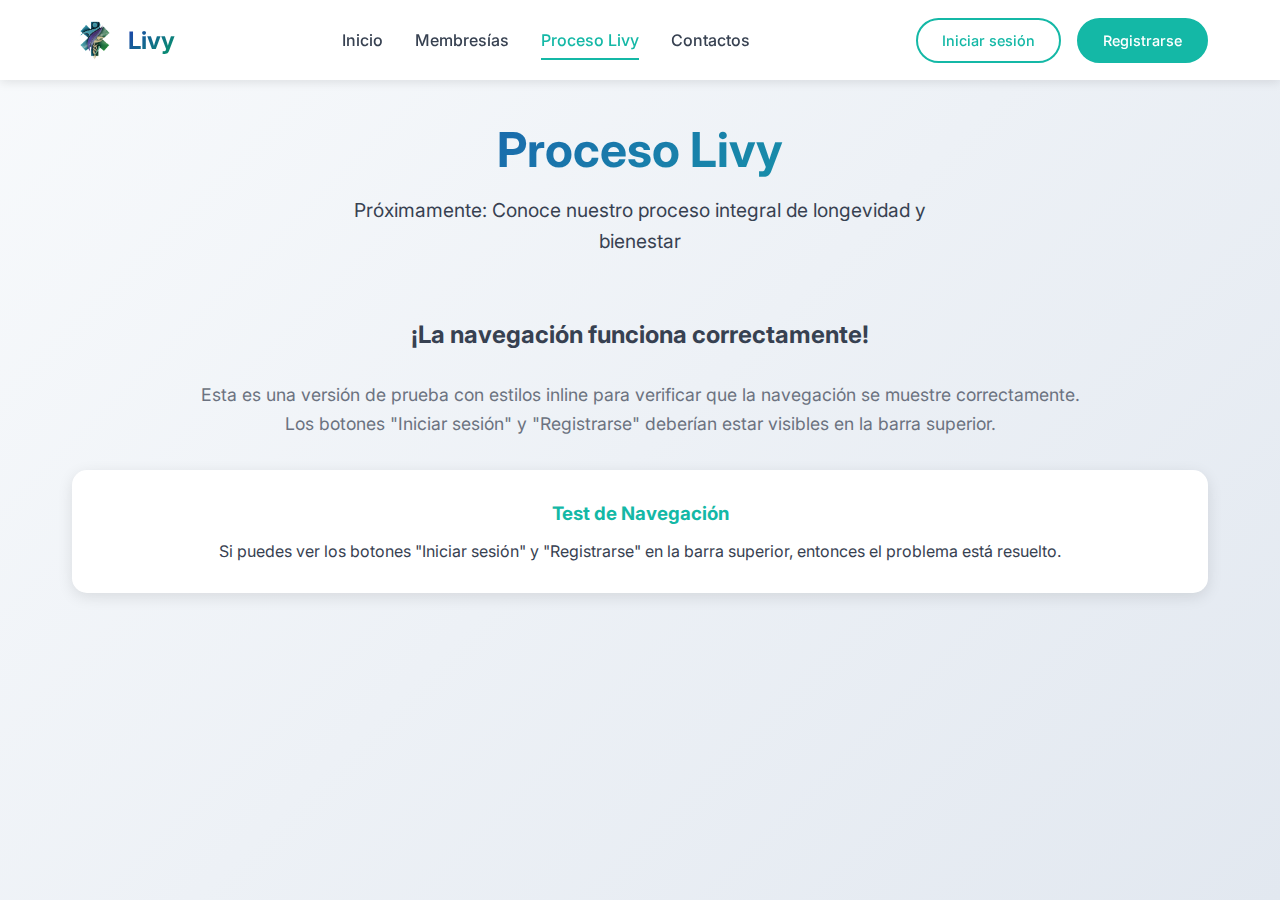
<file: proceso-test.html>
<!DOCTYPE html>
<html lang="es">
<head>
    <meta charset="UTF-8">
    <meta name="viewport" content="width=device-width, initial-scale=1.0">
    <title>Proceso Livy - Test</title>
    <link href="https://fonts.googleapis.com/css2?family=Inter:wght@300;400;500;600;700&display=swap" rel="stylesheet">
    <style>
        :root {
            --deep-blue: #1e40af;
            --turquoise: #14b8a6;
            --lavender: #8b5cf6;
            --dark-gray: #374151;
            --warm-white: #f8fafc;
        }

        * {
            margin: 0;
            padding: 0;
            box-sizing: border-box;
        }

        body {
            font-family: 'Inter', sans-serif;
            background: linear-gradient(135deg, #f8fafc 0%, #e2e8f0 100%);
            min-height: 100vh;
        }

        /* Navigation Styles */
        .navbar {
            background: white;
            box-shadow: 0 2px 10px rgba(0, 0, 0, 0.1);
            position: fixed;
            top: 0;
            left: 0;
            right: 0;
            z-index: 1000;
            height: 80px;
        }

        .nav-container {
            max-width: 1200px;
            margin: 0 auto;
            padding: 0 2rem;
            display: flex;
            align-items: center;
            justify-content: space-between;
            height: 100%;
        }

        .nav-brand {
            display: flex;
            align-items: center;
            gap: 0.75rem;
        }

        .nav-logo {
            height: 40px;
            width: auto;
        }

        .brand-name {
            font-size: 1.5rem;
            font-weight: 700;
            background: linear-gradient(135deg, #1e40af, #059669);
            -webkit-background-clip: text;
            -webkit-text-fill-color: transparent;
            background-clip: text;
        }

        .nav-menu {
            display: flex;
            list-style: none;
            gap: 2rem;
            align-items: center;
        }

        .nav-link {
            text-decoration: none;
            color: #374151;
            font-weight: 500;
            padding: 0.5rem 0;
            transition: color 0.3s ease;
            position: relative;
        }

        .nav-link:hover {
            color: #14b8a6;
        }

        .nav-link.active {
            color: #14b8a6;
        }

        .nav-link.active::after {
            content: '';
            position: absolute;
            bottom: -2px;
            left: 0;
            right: 0;
            height: 2px;
            background: #14b8a6;
        }

        .nav-buttons {
            display: flex;
            gap: 1rem;
            align-items: center;
        }

        .btn {
            padding: 0.75rem 1.5rem;
            border-radius: 50px;
            font-size: 0.9rem;
            font-weight: 500;
            cursor: pointer;
            transition: all 0.3s ease;
            text-decoration: none;
            display: inline-block;
            text-align: center;
            font-family: 'Inter', sans-serif;
        }

        .btn-secondary {
            background: transparent;
            color: #14b8a6;
            border: 2px solid #14b8a6;
        }

        .btn-secondary:hover {
            background: #14b8a6;
            color: white;
            transform: translateY(-1px);
        }

        .btn-primary {
            background: #14b8a6;
            color: white;
            border: 2px solid #14b8a6;
        }

        .btn-primary:hover {
            background: #0f766e;
            border-color: #0f766e;
            transform: translateY(-1px);
        }

        /* Main Content */
        .proceso-main {
            padding-top: 120px;
            min-height: 100vh;
        }

        .container {
            max-width: 1200px;
            margin: 0 auto;
            padding: 0 2rem;
        }

        .proceso-header {
            text-align: center;
            margin-bottom: 4rem;
        }

        .proceso-title {
            font-size: 3rem;
            font-weight: 700;
            background: linear-gradient(135deg, #1e40af, #14b8a6);
            -webkit-background-clip: text;
            -webkit-text-fill-color: transparent;
            background-clip: text;
            margin-bottom: 1rem;
        }

        .proceso-subtitle {
            font-size: 1.2rem;
            color: #374151;
            max-width: 600px;
            margin: 0 auto;
            line-height: 1.6;
        }
    </style>
</head>
<body>
    <!-- Navigation Bar -->
    <nav class="navbar">
        <div class="nav-container">
            <div class="nav-brand">
                <img src="Livy-logo.png" alt="Livy Logo" class="nav-logo">
                <span class="brand-name">Livy</span>
            </div>
            <ul class="nav-menu">
                <li class="nav-item"><a href="index.html" class="nav-link">Inicio</a></li>
                <li class="nav-item"><a href="index.html#membresias" class="nav-link">Membresías</a></li>
                <li class="nav-item"><a href="#" class="nav-link active">Proceso Livy</a></li>
                <li class="nav-item"><a href="index.html#contactos" class="nav-link">Contactos</a></li>
            </ul>
            <div class="nav-buttons">
                <button class="btn btn-secondary" onclick="window.location.href='index.html';">Iniciar sesión</button>
                <button class="btn btn-primary" onclick="window.location.href='index.html';">Registrarse</button>
            </div>
        </div>
    </nav>

    <!-- Main Content -->
    <main class="proceso-main">
        <div class="container">
            <div class="proceso-header">
                <h1 class="proceso-title">Proceso Livy</h1>
                <p class="proceso-subtitle">Próximamente: Conoce nuestro proceso integral de longevidad y bienestar</p>
            </div>

            <div style="text-align: center; margin-top: 3rem;">
                <h2 style="color: #374151; margin-bottom: 2rem;">¡La navegación funciona correctamente!</h2>
                <p style="color: #6b7280; font-size: 1.1rem; line-height: 1.6;">
                    Esta es una versión de prueba con estilos inline para verificar que la navegación se muestre correctamente.<br>
                    Los botones "Iniciar sesión" y "Registrarse" deberían estar visibles en la barra superior.
                </p>
                
                <div style="margin-top: 2rem; padding: 2rem; background: white; border-radius: 15px; box-shadow: 0 4px 15px rgba(0,0,0,0.1);">
                    <h3 style="color: #14b8a6; margin-bottom: 1rem;">Test de Navegación</h3>
                    <p style="color: #374151;">Si puedes ver los botones "Iniciar sesión" y "Registrarse" en la barra superior, entonces el problema está resuelto.</p>
                </div>
            </div>
        </div>
    </main>
</body>
</html>
</file>
<file: styles.css>
/* Livy Website Styles */
:root {
    /* Color Palette */
    --deep-blue: #1e3a8a;
    --green: #059669;
    --white: #ffffff;
    --warm-white: #fefefe;
    --turquoise: #06b6d4;
    --lavender: #a78bfa;
    --dark-gray: #374151;
    --light-gray: #f3f4f6;
    
    /* Stronger gradient colors */
    --gradient-blue: #0f172a;
    --gradient-teal: #0891b2;
    --gradient-green: #047857;
    
    /* Typography */
    --font-family: 'Inter', -apple-system, BlinkMacSystemFont, 'Segoe UI', Roboto, sans-serif;
}

* {
    margin: 0;
    padding: 0;
    box-sizing: border-box;
}

body {
    font-family: var(--font-family);
    line-height: 1.6;
    color: var(--dark-gray);
    background-color: var(--warm-white);
}

/* Header Styles */
.header {
    position: fixed;
    top: 0;
    left: 0;
    right: 0;
    background: rgba(255, 255, 255, 0.95);
    backdrop-filter: blur(10px);
    border-bottom: 1px solid rgba(0, 0, 0, 0.1);
    z-index: 1000;
    padding: 0.5rem 2rem;
}

.navbar {
    display: flex;
    align-items: center;
    justify-content: space-between;
    max-width: 1200px;
    margin: 0 auto;
    height: 90px;
}

.nav-brand {
    display: flex;
    align-items: center;
    gap: 0.75rem;
}

.logo {
    height: 40px;
    width: auto;
}

.brand-name {
    font-size: 1.5rem;
    font-weight: 700;
    background: linear-gradient(135deg, var(--gradient-blue) 0%, var(--gradient-teal) 50%, var(--gradient-green) 100%);
    -webkit-background-clip: text;
    -webkit-text-fill-color: transparent;
    background-clip: text;
    color: transparent;
}

.nav-menu {
    display: flex;
    list-style: none;
    gap: 3rem;
    margin: 0;
}

.nav-link {
    text-decoration: none;
    color: var(--dark-gray);
    font-weight: 500;
    transition: color 0.3s ease;
    position: relative;
}

.nav-link:hover,
.nav-link.active {
    color: var(--turquoise);
}

.nav-link.active::after {
    content: '';
    position: absolute;
    bottom: -8px;
    left: 0;
    right: 0;
    height: 2px;
    background: var(--turquoise);
}

.nav-buttons {
    display: flex;
    gap: 1rem;
}

.btn-primary {
    background: var(--turquoise);
    color: white;
    border: none;
    padding: 0.75rem 1.5rem;
    border-radius: 25px;
    font-weight: 600;
    cursor: pointer;
    transition: all 0.3s ease;
}

.btn-primary:hover {
    background: var(--deep-blue);
    transform: translateY(-1px);
}

.btn-secondary {
    background: transparent;
    color: var(--lavender);
    border: 2px solid var(--lavender);
    padding: 0.75rem 1.5rem;
    border-radius: 25px;
    font-weight: 600;
    cursor: pointer;
    transition: all 0.3s ease;
}

.btn-secondary:hover {
    background: var(--lavender);
    color: white;
}

/* Hero Section */
.hero-section {
    min-height: 100vh;
    background-image: linear-gradient(rgba(30, 58, 138, 0.3), rgba(6, 182, 212, 0.3)), url('FondoHome.png');
    background-size: cover;
    background-position: center;
    background-attachment: fixed;
    display: flex;
    flex-direction: column;
    justify-content: center;
    align-items: center;
    text-align: center;
    position: relative;
    padding: 0 2rem;
}

.hero-content {
    margin-bottom: 2rem;
}

.hero-title {
    font-size: 5.5rem;
    font-weight: 700;
    background: linear-gradient(135deg, var(--gradient-blue) 0%, var(--gradient-teal) 50%, var(--gradient-green) 100%);
    -webkit-background-clip: text;
    -webkit-text-fill-color: transparent;
    background-clip: text;
    color: transparent;
    margin-bottom: 1rem;
    text-shadow: none;
}

.hero-subtitle {
    font-size: 1.5rem;
    color: white;
    margin-bottom: 1.5rem;
    font-weight: 400;
    text-align: center;
}

.hero-description {
    font-size: 1.1rem;
    color: rgba(255, 255, 255, 0.9);
    margin-bottom: 2rem;
    line-height: 1.6;
    text-align: center;
    max-width: 600px;
    margin-left: auto;
    margin-right: auto;
}

.hero-cta-btn {
    background: linear-gradient(135deg, var(--turquoise), var(--deep-blue));
    color: white;
    border: none;
    padding: 1rem 2.5rem;
    font-size: 1.1rem;
    font-weight: 600;
    border-radius: 50px;
    cursor: pointer;
    transition: all 0.3s ease;
    box-shadow: 0 4px 15px rgba(20, 184, 166, 0.3);
    font-family: 'Inter', sans-serif;
    letter-spacing: 0.5px;
    display: block;
    margin: 0 auto;
}

.hero-cta-btn:hover {
    transform: translateY(-2px);
    box-shadow: 0 6px 20px rgba(20, 184, 166, 0.4);
    background: linear-gradient(135deg, var(--deep-blue), var(--turquoise));
}

.hero-cta-btn:active {
    transform: translateY(0);
    box-shadow: 0 2px 10px rgba(20, 184, 166, 0.3);
}

/* Read More Button Styles */
.read-more-btn {
    background: linear-gradient(135deg, var(--lavender), var(--turquoise));
    color: white;
    border: none;
    padding: 0.75rem 1.5rem;
    font-size: 0.95rem;
    font-weight: 500;
    border-radius: 25px;
    cursor: pointer;
    transition: all 0.3s ease;
    box-shadow: 0 3px 10px rgba(139, 92, 246, 0.3);
    font-family: 'Inter', sans-serif;
    margin-top: 1rem;
    display: inline-block;
}

.read-more-btn:hover {
    transform: translateY(-1px);
    box-shadow: 0 5px 15px rgba(139, 92, 246, 0.4);
    background: linear-gradient(135deg, var(--turquoise), var(--lavender));
}

.read-more-btn:active {
    transform: translateY(0);
    box-shadow: 0 2px 8px rgba(139, 92, 246, 0.3);
}

.hero-info {
    background: rgba(255, 255, 255, 0.9);
    padding: 1.5rem 4rem;
    border-radius: 25px;
    max-width: 1100px;
    margin: 0 auto;
    backdrop-filter: blur(10px);
    box-shadow: 0 8px 32px rgba(0, 0, 0, 0.1);
}

.info-text {
    font-size: 1.1rem;
    color: var(--dark-gray);
    line-height: 1.5;
    text-align: center;
    margin: 0;
}

/* Chatbot Widget */
.chatbot-widget {
    position: fixed;
    bottom: 2rem;
    left: 2rem;
    background: white;
    color: var(--lavender);
    padding: 0.75rem 1.25rem;
    border-radius: 50px;
    display: flex;
    align-items: center;
    gap: 0.75rem;
    cursor: pointer;
    transition: all 0.3s ease;
    box-shadow: 0 4px 20px rgba(0, 0, 0, 0.15);
    border: 1px solid rgba(167, 139, 250, 0.2);
}

.chatbot-widget:hover {
    transform: translateY(-2px);
    box-shadow: 0 6px 25px rgba(0, 0, 0, 0.2);
    border-color: var(--lavender);
}

.chatbot-icon {
    width: 24px;
    height: 24px;
    color: var(--turquoise);
    background: var(--turquoise);
    border-radius: 50%;
    display: flex;
    align-items: center;
    justify-content: center;
    padding: 4px;
}

.chatbot-icon svg {
    width: 16px;
    height: 16px;
    fill: white;
}

.chatbot-label {
    font-weight: 600;
    font-size: 0.95rem;
    color: var(--lavender);
}

/* Priority Section */
.priority-section {
    padding: 4rem 2rem;
    background: var(--light-gray);
}

.section-title {
    font-size: 2.5rem;
    color: var(--dark-gray);
    text-align: center;
    margin-bottom: 3rem;
    font-weight: 600;
}

.cards-container {
    display: grid;
    grid-template-columns: repeat(auto-fit, minmax(300px, 1fr));
    gap: 2rem;
    max-width: 800px;
    margin: 0 auto;
}

.priority-card {
    background: white;
    padding: 2rem;
    border-radius: 15px;
    box-shadow: 0 4px 20px rgba(0, 0, 0, 0.08);
    transition: all 0.3s ease;
    text-align: left;
    border: 1px solid rgba(0, 0, 0, 0.05);
}

.priority-card:hover {
    transform: translateY(-5px);
    box-shadow: 0 8px 30px rgba(0, 0, 0, 0.12);
}

.card-icon {
    width: 50px;
    height: 50px;
    background: var(--turquoise);
    border-radius: 12px;
    display: flex;
    align-items: center;
    justify-content: center;
    margin-bottom: 1.5rem;
    color: white;
}

.card-title {
    font-size: 1.5rem;
    color: var(--deep-blue);
    margin-bottom: 1rem;
    font-weight: 600;
}

.card-description {
    color: var(--dark-gray);
    line-height: 1.6;
    font-size: 1rem;
    opacity: 0.8;
}

/* Sections */
.section {
    padding: 4rem 2rem;
    background: var(--warm-white);
}

.section:nth-child(even) {
    background: var(--light-gray);
}

.container {
    max-width: 1200px;
    margin: 0 auto;
    text-align: center;
}

.section h2 {
    font-size: 2.5rem;
    color: var(--deep-blue);
    margin-bottom: 1rem;
    font-weight: 700;
}

.section p {
    font-size: 1.2rem;
    color: var(--dark-gray);
    max-width: 600px;
    margin: 0 auto;
}

/* Modal Styles */
.modal {
    display: none;
    position: fixed;
    z-index: 2000;
    left: 0;
    top: 0;
    width: 100%;
    height: 100%;
    background-color: rgba(0, 0, 0, 0.5);
    backdrop-filter: blur(5px);
}

.modal-content {
    background-color: white;
    margin: 2% auto;
    padding: 0;
    border-radius: 15px;
    width: 90%;
    max-width: 600px;
    max-height: 90vh;
    overflow-y: auto;
    box-shadow: 0 20px 60px rgba(0, 0, 0, 0.3);
    animation: modalSlideIn 0.3s ease-out;
}

@keyframes modalSlideIn {
    from {
        opacity: 0;
        transform: translateY(-50px);
    }
    to {
        opacity: 1;
        transform: translateY(0);
    }
}

.modal-header {
    background: linear-gradient(135deg, var(--gradient-blue) 0%, var(--gradient-teal) 50%, var(--gradient-green) 100%);
    color: white;
    padding: 1.5rem 2rem;
    border-radius: 15px 15px 0 0;
    display: flex;
    justify-content: space-between;
    align-items: center;
}

.modal-header h2 {
    margin: 0;
    font-size: 1.8rem;
    font-weight: 600;
}

.close {
    color: white;
    font-size: 2rem;
    font-weight: bold;
    cursor: pointer;
    transition: opacity 0.3s ease;
}

.close:hover {
    opacity: 0.7;
}

.modal-body {
    padding: 2rem;
}

.modal-subtitle {
    color: var(--dark-gray);
    margin-bottom: 2rem;
    font-size: 1rem;
    line-height: 1.5;
    text-align: center;
}

/* Form Styles */
.livy-form {
    display: flex;
    flex-direction: column;
    gap: 1rem;
}

.form-group {
    position: relative;
}

.form-group input,
.form-group select {
    width: 100%;
    padding: 1rem;
    border: 1px solid #e5e7eb;
    border-radius: 8px;
    font-size: 1rem;
    background-color: #f9fafb;
    transition: all 0.3s ease;
    color: var(--dark-gray);
}

.form-group input:focus,
.form-group select:focus {
    outline: none;
    border-color: var(--turquoise);
    background-color: white;
    box-shadow: 0 0 0 3px rgba(6, 182, 212, 0.1);
}

.form-group input::placeholder {
    color: #9ca3af;
}

.file-label {
    display: block;
    margin-top: 0.5rem;
    color: var(--dark-gray);
    font-size: 0.9rem;
}

.form-group input[type="file"] {
    padding: 0.5rem;
    background-color: white;
}

.form-section {
    margin: 2rem 0;
}

.form-section h3 {
    color: var(--deep-blue);
    margin-bottom: 1rem;
    font-size: 1.2rem;
    font-weight: 600;
}

.checkbox-group {
    display: flex;
    flex-direction: column;
    gap: 0.75rem;
}

.checkbox-item {
    display: flex;
    align-items: center;
    cursor: pointer;
    padding: 0.5rem;
    border-radius: 6px;
    transition: background-color 0.2s ease;
}

.checkbox-item:hover {
    background-color: #f3f4f6;
}

.checkbox-item input[type="checkbox"] {
    display: none;
}

.checkmark {
    width: 20px;
    height: 20px;
    border: 2px solid #d1d5db;
    border-radius: 4px;
    margin-right: 0.75rem;
    position: relative;
    transition: all 0.3s ease;
    flex-shrink: 0;
}

.checkbox-item input[type="checkbox"]:checked + .checkmark {
    background-color: var(--turquoise);
    border-color: var(--turquoise);
}

.checkbox-item input[type="checkbox"]:checked + .checkmark::after {
    content: '✓';
    position: absolute;
    top: 50%;
    left: 50%;
    transform: translate(-50%, -50%);
    color: white;
    font-size: 12px;
    font-weight: bold;
}

.form-note {
    background-color: #f0f9ff;
    border: 1px solid #bae6fd;
    border-radius: 8px;
    padding: 1rem;
    margin: 1.5rem 0;
}

.form-note p {
    margin: 0;
    color: var(--dark-gray);
    font-size: 0.9rem;
    line-height: 1.5;
}

.submit-btn {
    background: var(--turquoise);
    color: white;
    border: none;
    padding: 1rem 2rem;
    border-radius: 8px;
    font-size: 1.1rem;
    font-weight: 600;
    cursor: pointer;
    transition: all 0.3s ease;
    margin-top: 1rem;
}

.submit-btn:hover {
    background: var(--deep-blue);
    transform: translateY(-1px);
    box-shadow: 0 4px 15px rgba(6, 182, 212, 0.3);
}

/* Additional styles for medical form */
.form-section-title {
    color: var(--deep-blue);
    font-size: 1.5rem;
    font-weight: 600;
    margin-bottom: 1.5rem;
    text-align: center;
}

.form-label {
    display: block;
    margin-bottom: 0.5rem;
    color: var(--dark-gray);
    font-weight: 500;
    font-size: 0.9rem;
}

.form-group select[multiple] {
    height: auto;
    min-height: 100px;
    padding: 0.5rem;
}

.form-group select[multiple] option {
    padding: 0.5rem;
    margin: 0.2rem 0;
}

.form-group select[multiple] option:checked {
    background-color: var(--turquoise);
    color: white;
}

/* Login Modal Styles */
.login-modal {
    max-width: 450px;
}

.user-type-selection {
    margin-bottom: 2rem;
}

.user-type-tabs {
    display: flex;
    background-color: #f3f4f6;
    border-radius: 8px;
    padding: 4px;
    gap: 4px;
}

.user-type-tab {
    flex: 1;
    padding: 0.75rem 1rem;
    border: none;
    background: transparent;
    color: var(--dark-gray);
    font-weight: 500;
    border-radius: 6px;
    cursor: pointer;
    transition: all 0.3s ease;
    font-size: 0.95rem;
}

.user-type-tab.active {
    background: white;
    color: var(--deep-blue);
    box-shadow: 0 2px 4px rgba(0, 0, 0, 0.1);
    font-weight: 600;
}

.user-type-tab:hover:not(.active) {
    background: rgba(255, 255, 255, 0.7);
}

.login-options {
    text-align: right;
    margin: 1rem 0;
}

.forgot-password {
    color: var(--turquoise);
    text-decoration: none;
    font-size: 0.9rem;
    font-weight: 500;
    transition: color 0.3s ease;
}

.forgot-password:hover {
    color: var(--deep-blue);
    text-decoration: underline;
}

.login-btn {
    width: 100%;
    margin: 1.5rem 0 1rem 0;
}

.login-footer {
    text-align: center;
    padding-top: 1rem;
    border-top: 1px solid #e5e7eb;
}

.register-link {
    margin: 0;
    color: var(--dark-gray);
    font-size: 0.9rem;
}

.register-link-text {
    color: var(--turquoise);
    text-decoration: none;
    font-weight: 600;
    transition: color 0.3s ease;
}

.register-link-text:hover {
    color: var(--deep-blue);
    text-decoration: underline;
}

/* Footer Styles */
.footer {
    background-color: #374151;
    color: white;
    padding: 2rem 0;
    margin-top: 4rem;
}

.footer-container {
    max-width: 1200px;
    margin: 0 auto;
    padding: 0 2rem;
}

.footer-content {
    display: flex;
    justify-content: space-between;
    align-items: center;
    margin-bottom: 1.5rem;
}

.footer-left {
    flex: 1;
}

.footer-brand-name {
    font-size: 1.5rem;
    font-weight: 700;
    background: linear-gradient(135deg, #1e40af, #059669);
    -webkit-background-clip: text;
    -webkit-text-fill-color: transparent;
    background-clip: text;
    margin-bottom: 0.5rem;
    display: block;
}

.footer-tagline {
    color: #9ca3af;
    font-size: 0.9rem;
    margin: 0;
    line-height: 1.4;
}

.footer-right {
    flex: 1;
    display: flex;
    justify-content: flex-end;
}

.footer-nav {
    display: flex;
    gap: 2rem;
    align-items: center;
}

.footer-link {
    color: #d1d5db;
    text-decoration: none;
    font-size: 0.9rem;
    font-weight: 500;
    transition: color 0.3s ease;
}

.footer-link:hover {
    color: white;
}

.footer-bottom {
    text-align: center;
    padding-top: 1.5rem;
    border-top: 1px solid #4b5563;
}

.footer-copyright {
    color: #9ca3af;
    font-size: 0.85rem;
    margin: 0;
}

.footer-chatbot-widget {
    background: white;
    color: var(--lavender);
    padding: 0.75rem 1.25rem;
    border-radius: 25px;
    display: flex;
    align-items: center;
    gap: 0.75rem;
    cursor: pointer;
    transition: all 0.3s ease;
    box-shadow: 0 4px 15px rgba(0, 0, 0, 0.2);
    border: 1px solid rgba(167, 139, 250, 0.2);
}

.footer-chatbot-widget:hover {
    transform: translateY(-2px);
    box-shadow: 0 6px 20px rgba(0, 0, 0, 0.3);
    border-color: var(--lavender);
}

.footer-chatbot-icon {
    width: 20px;
    height: 20px;
    color: var(--turquoise);
    background: var(--turquoise);
    border-radius: 50%;
    display: flex;
    align-items: center;
    justify-content: center;
    padding: 3px;
}

.footer-chatbot-icon svg {
    width: 14px;
    height: 14px;
    fill: white;
}

.footer-chatbot-label {
    font-weight: 600;
    font-size: 0.9rem;
    color: var(--lavender);
}

.footer-bottom {
    border-top: 1px solid #4a5568;
    padding-top: 1.5rem;
    text-align: center;
}

.footer-copyright {
    color: #a0aec0;
    margin: 0;
    font-size: 0.9rem;
}

/* Responsive Design */
@media (max-width: 768px) {
    .navbar {
        flex-direction: column;
        height: auto;
        padding: 1rem 0;
    }
    
    .nav-menu {
        margin: 1rem 0;
        gap: 1rem;
    }
    
    .nav-buttons {
        margin-top: 1rem;
    }
    
    .hero-title {
        font-size: 2.5rem;
    }
    
    .hero-subtitle {
        font-size: 1.2rem;
    }
    
    .hero-info {
        margin: 0 1rem;
        padding: 1rem;
    }
    
    .chatbot-widget {
        bottom: 1rem;
        left: 1rem;
    }
    
    .section {
        padding: 2rem 1rem;
    }
    
    .section h2 {
        font-size: 2rem;
    }
    
    /* Footer responsive */
    .footer-content {
        flex-direction: column;
        text-align: center;
        gap: 2rem;
    }
    
    .footer-nav {
        justify-content: center;
    }
    
    .footer-links {
        flex-direction: row;
        flex-wrap: wrap;
        justify-content: center;
        gap: 1.5rem;
    }
    
    .footer-chatbot {
        justify-content: center;
    }
}

@media (max-width: 480px) {
    .header {
        padding: 0 1rem;
    }
    
    .hero-title {
        font-size: 2rem;
    }
    
    .hero-subtitle {
        font-size: 1rem;
    }
    
    .nav-menu {
        flex-direction: column;
        gap: 0.5rem;
    }
    
    .nav-buttons {
        flex-direction: column;
        gap: 0.5rem;
    }
}
</file>
<file: biblioteca.css>
/* Biblioteca Specific Styles */

.biblioteca-main {
    min-height: 100vh;
    background: linear-gradient(135deg, #f8fafc 0%, #e2e8f0 100%);
    padding-top: 100px;
}

.biblioteca-header {
    text-align: center;
    margin-bottom: 3rem;
}

.biblioteca-title {
    font-size: 2.5rem;
    font-weight: 700;
    background: linear-gradient(135deg, var(--deep-blue), var(--turquoise));
    -webkit-background-clip: text;
    -webkit-text-fill-color: transparent;
    background-clip: text;
    margin-bottom: 1rem;
}

.biblioteca-subtitle {
    font-size: 1.1rem;
    color: var(--dark-gray);
    max-width: 600px;
    margin: 0 auto;
    line-height: 1.6;
}

/* Search Section */
.search-section {
    margin-bottom: 2rem;
}

.search-container {
    max-width: 500px;
    margin: 0 auto;
    position: relative;
    display: flex;
    align-items: center;
}

.search-input {
    width: 100%;
    padding: 1rem 1.5rem;
    padding-right: 60px;
    border: 2px solid #e5e7eb;
    border-radius: 50px;
    font-size: 1rem;
    font-family: 'Inter', sans-serif;
    background: white;
    transition: all 0.3s ease;
}

.search-input:focus {
    outline: none;
    border-color: var(--turquoise);
    box-shadow: 0 0 0 3px rgba(20, 184, 166, 0.1);
}

.search-btn {
    position: absolute;
    right: 10px;
    background: var(--turquoise);
    color: white;
    border: none;
    width: 40px;
    height: 40px;
    border-radius: 50%;
    display: flex;
    align-items: center;
    justify-content: center;
    cursor: pointer;
    transition: all 0.3s ease;
}

.search-btn:hover {
    background: var(--deep-blue);
    transform: scale(1.05);
}

/* Categories Section */
.categories-section {
    margin-bottom: 3rem;
    text-align: center;
}

.categories-section h3 {
    font-size: 1.3rem;
    font-weight: 600;
    color: var(--dark-gray);
    margin-bottom: 1rem;
}

.categories-container {
    display: flex;
    justify-content: center;
    gap: 1rem;
    flex-wrap: wrap;
}

.category-btn {
    padding: 0.75rem 1.5rem;
    border: 2px solid #e5e7eb;
    background: white;
    color: var(--dark-gray);
    border-radius: 25px;
    font-size: 0.9rem;
    font-weight: 500;
    cursor: pointer;
    transition: all 0.3s ease;
    font-family: 'Inter', sans-serif;
}

.category-btn:hover {
    border-color: var(--turquoise);
    color: var(--turquoise);
}

.category-btn.active {
    background: var(--turquoise);
    border-color: var(--turquoise);
    color: white;
}

/* Articles Section */
.articles-section {
    margin-bottom: 3rem;
}

.articles-grid {
    display: grid;
    grid-template-columns: repeat(auto-fill, minmax(300px, 1fr));
    gap: 2rem;
    margin-bottom: 2rem;
}

.article-card {
    background: white;
    border-radius: 15px;
    padding: 1.5rem;
    box-shadow: 0 4px 15px rgba(0, 0, 0, 0.1);
    transition: all 0.3s ease;
    cursor: pointer;
}

.article-card:hover {
    transform: translateY(-5px);
    box-shadow: 0 8px 25px rgba(0, 0, 0, 0.15);
}

.article-category {
    display: inline-block;
    background: var(--lavender);
    color: white;
    padding: 0.25rem 0.75rem;
    border-radius: 15px;
    font-size: 0.8rem;
    font-weight: 500;
    margin-bottom: 1rem;
}

.article-title {
    font-size: 1.2rem;
    font-weight: 600;
    color: var(--dark-gray);
    margin-bottom: 0.75rem;
    line-height: 1.4;
}

.article-excerpt {
    color: #6b7280;
    font-size: 0.95rem;
    line-height: 1.5;
    margin-bottom: 1rem;
}

.article-meta {
    display: flex;
    justify-content: space-between;
    align-items: center;
    font-size: 0.85rem;
    color: #9ca3af;
}

.article-date {
    font-weight: 500;
}

.article-read-time {
    background: #f3f4f6;
    padding: 0.25rem 0.5rem;
    border-radius: 10px;
}

/* Empty State */
.empty-state {
    text-align: center;
    padding: 4rem 2rem;
    color: var(--dark-gray);
}

.empty-icon {
    margin-bottom: 1.5rem;
    color: #9ca3af;
}

.empty-state h3 {
    font-size: 1.5rem;
    font-weight: 600;
    margin-bottom: 1rem;
}

.empty-state p {
    font-size: 1rem;
    line-height: 1.6;
    max-width: 500px;
    margin: 0 auto;
    color: #6b7280;
}

/* Back Button */
.back-button-container {
    text-align: center;
    margin-top: 3rem;
}

.back-btn {
    background: linear-gradient(135deg, var(--deep-blue), var(--turquoise));
    color: white;
    border: none;
    padding: 1rem 2rem;
    font-size: 1rem;
    font-weight: 600;
    border-radius: 50px;
    cursor: pointer;
    transition: all 0.3s ease;
    box-shadow: 0 4px 15px rgba(30, 64, 175, 0.3);
    font-family: 'Inter', sans-serif;
}

.back-btn:hover {
    transform: translateY(-2px);
    box-shadow: 0 6px 20px rgba(30, 64, 175, 0.4);
}

.back-btn:active {
    transform: translateY(0);
    box-shadow: 0 2px 10px rgba(30, 64, 175, 0.3);
}

/* Responsive Design */
@media (max-width: 768px) {
    .biblioteca-title {
        font-size: 2rem;
    }
    
    .biblioteca-subtitle {
        font-size: 1rem;
    }
    
    .categories-container {
        gap: 0.5rem;
    }
    
    .category-btn {
        padding: 0.5rem 1rem;
        font-size: 0.85rem;
    }
    
    .articles-grid {
        grid-template-columns: 1fr;
        gap: 1.5rem;
    }
    
    .search-container {
        margin: 0 1rem;
    }
}

@media (max-width: 480px) {
    .biblioteca-main {
        padding-top: 80px;
    }
    
    .biblioteca-header {
        margin-bottom: 2rem;
    }
    
    .search-section {
        margin-bottom: 1.5rem;
    }
    
    .categories-section {
        margin-bottom: 2rem;
    }
    
    .empty-state {
        padding: 2rem 1rem;
    }
}
</file>
<file: proceso-detalle.css>
/* Proceso Detalle Specific Styles */

.proceso-main {
    min-height: 100vh;
    background: linear-gradient(135deg, #f8fafc 0%, #e2e8f0 100%);
    padding-top: 100px;
}

.proceso-header {
    text-align: center;
    margin-bottom: 4rem;
}

.proceso-title {
    font-size: 3rem;
    font-weight: 700;
    background: linear-gradient(135deg, var(--deep-blue), var(--turquoise));
    -webkit-background-clip: text;
    -webkit-text-fill-color: transparent;
    background-clip: text;
    margin-bottom: 1rem;
}

.proceso-subtitle {
    font-size: 1.2rem;
    color: var(--dark-gray);
    max-width: 600px;
    margin: 0 auto;
    line-height: 1.6;
}

/* Diagram Styles */
.diagram-section {
    display: flex;
    justify-content: center;
    margin: 4rem 0;
}

.diagram-container {
    position: relative;
    width: 600px;
    height: 600px;
    display: flex;
    align-items: center;
    justify-content: center;
}

.diagram-lines {
    position: absolute;
    top: 0;
    left: 0;
    width: 100%;
    height: 100%;
    z-index: 1;
}

.diagram-center {
    position: absolute;
    top: 50%;
    left: 50%;
    transform: translate(-50%, -50%);
    width: 120px;
    height: 60px;
    background: linear-gradient(135deg, var(--dark-gray), #4a5568);
    border-radius: 30px;
    display: flex;
    align-items: center;
    justify-content: center;
    z-index: 3;
    box-shadow: 0 4px 15px rgba(0, 0, 0, 0.2);
}

.center-text {
    color: white;
    font-weight: 600;
    font-size: 1.1rem;
}

.diagram-point {
    position: absolute;
    z-index: 2;
    background: white;
    border-radius: 15px;
    padding: 1rem;
    box-shadow: 0 4px 15px rgba(0, 0, 0, 0.1);
    transition: all 0.3s ease;
    min-width: 120px;
    text-align: center;
}

.diagram-point:hover {
    transform: scale(1.05);
    box-shadow: 0 6px 25px rgba(0, 0, 0, 0.15);
}

.diagram-link {
    text-decoration: none;
    color: var(--dark-gray);
    display: block;
}

.diagram-link:hover {
    color: var(--turquoise);
}

.point-title {
    display: block;
    font-weight: 600;
    font-size: 0.95rem;
    margin-bottom: 0.25rem;
}

.point-subtitle {
    display: block;
    font-size: 0.85rem;
    color: #6b7280;
}

/* Position each point around the circle */
.point-1 { /* Alimentación y salud intestinal */
    top: 50px;
    left: 50%;
    transform: translateX(-50%);
}

.point-2 { /* Manejo del estrés */
    top: 100px;
    right: 50px;
}

.point-3 { /* Hábitos del sueño */
    top: 50%;
    right: 20px;
    transform: translateY(-50%);
}

.point-4 { /* Ejercicio */
    bottom: 100px;
    right: 50px;
}

.point-5 { /* Medicina Integral */
    bottom: 50px;
    left: 50%;
    transform: translateX(-50%);
}

.point-6 { /* Guía de salud */
    bottom: 100px;
    left: 50px;
}

.point-7 { /* Educación */
    top: 50%;
    left: 20px;
    transform: translateY(-50%);
}

.point-8 { /* Estudios diagnósticos */
    top: 100px;
    left: 50px;
}

/* Back Button */
.back-button-container {
    text-align: center;
    margin-top: 3rem;
}

.back-btn {
    background: linear-gradient(135deg, var(--deep-blue), var(--turquoise));
    color: white;
    border: none;
    padding: 1rem 2rem;
    font-size: 1rem;
    font-weight: 600;
    border-radius: 50px;
    cursor: pointer;
    transition: all 0.3s ease;
    box-shadow: 0 4px 15px rgba(30, 64, 175, 0.3);
    font-family: 'Inter', sans-serif;
}

.back-btn:hover {
    transform: translateY(-2px);
    box-shadow: 0 6px 20px rgba(30, 64, 175, 0.4);
}

.back-btn:active {
    transform: translateY(0);
    box-shadow: 0 2px 10px rgba(30, 64, 175, 0.3);
}

/* Responsive Design */
@media (max-width: 768px) {
    .diagram-container {
        width: 400px;
        height: 400px;
    }
    
    .diagram-point {
        min-width: 80px;
        padding: 0.75rem;
    }
    
    .point-title {
        font-size: 0.8rem;
    }
    
    .point-subtitle {
        font-size: 0.75rem;
    }
    
    .proceso-title {
        font-size: 2rem;
    }
    
    .proceso-subtitle {
        font-size: 1rem;
    }
}

@media (max-width: 480px) {
    .diagram-container {
        width: 300px;
        height: 300px;
    }
    
    .diagram-center {
        width: 80px;
        height: 40px;
    }
    
    .center-text {
        font-size: 0.9rem;
    }
    
    .diagram-point {
        min-width: 60px;
        padding: 0.5rem;
    }
}
</file>
